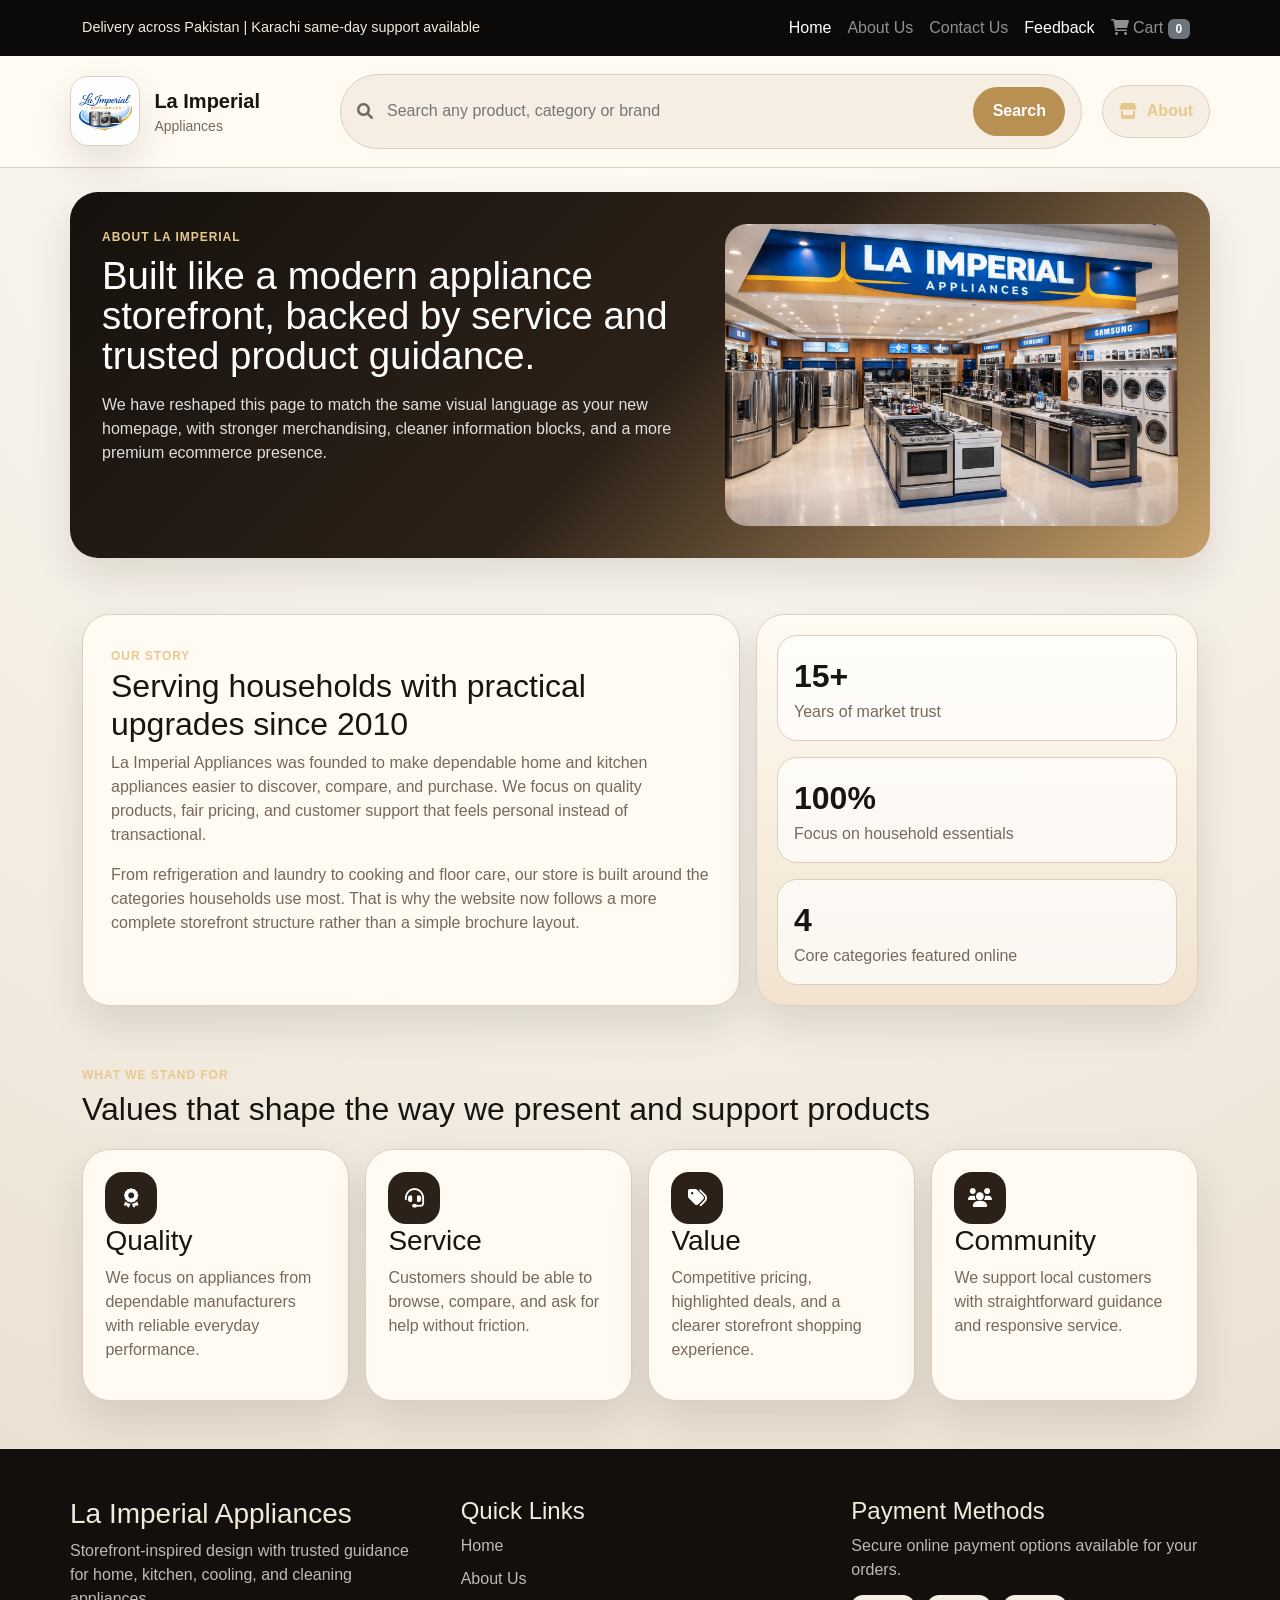
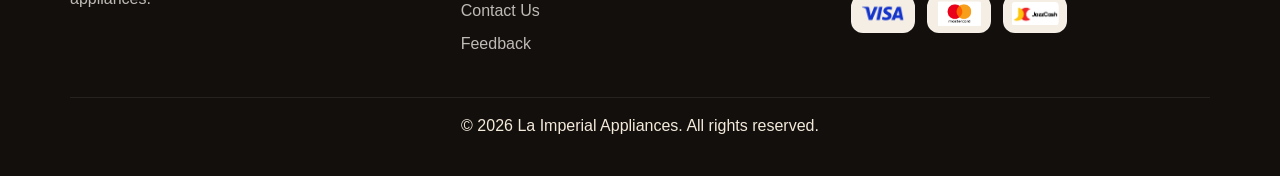
<file: About us.html>
<!DOCTYPE html>
<html lang="en">
<head>
    <meta charset="UTF-8">
    <meta name="viewport" content="width=device-width, initial-scale=1.0">
    <title>La Imperial Appliances - About Us</title>
    <link href="https://cdn.jsdelivr.net/npm/bootstrap@5.3.0/dist/css/bootstrap.min.css" rel="stylesheet">
    <link rel="stylesheet" href="https://cdnjs.cloudflare.com/ajax/libs/font-awesome/6.0.0/css/all.min.css">
    <link rel="stylesheet" href="../css/About us.css">
</head>
<body>
    <nav class="navbar navbar-expand-lg navbar-dark bg-dark">
        <div class="container">
             <div class="topbar">Delivery across Pakistan | Karachi same-day support available</div>
                <div class="topbar-links">
            <button class="navbar-toggler" type="button" data-bs-toggle="collapse" data-bs-target="#navbarNav" aria-controls="navbarNav" aria-expanded="false" aria-label="Toggle navigation">
                <span class="navbar-toggler-icon"></span>
            </button>
            <div class="collapse navbar-collapse" id="navbarNav">
                <ul class="navbar-nav ms-auto">
                    <li class="nav-item">
                        <a class="nav-link active" href="index.html">Home</a>
                    </li>
                    <li class="nav-item">
                        <a class="nav-link" href="About us.html">About Us</a>
                    </li>
                    <li class="nav-item">
                        <a class="nav-link" href="contact us.html">Contact Us</a>
                    </li>
                    <li class="nav-item">
                        <a class="nav-link active" href="feedback.html">Feedback</a>
                    </li>
                    <li class="nav-item">
                        <a class="nav-link" href="#" data-bs-toggle="modal" data-bs-target="#cartModal">
                            <i class="fas fa-shopping-cart"></i> Cart <span id="cartCount" class="badge bg-secondary">0</span>
                        </a>
                    </li>
                </ul>
            </div>
        </div>
    </nav>
        </header>

        <section class="header-main">
            <div class="container header-grid">
                <a class="brand-lockup" href="index.html">
                    <span class="brand-mark"><img src="logo.jpeg" alt="La Imperial Appliances logo"></span>
                    <span class="brand-copy">
                        <strong>La Imperial</strong>
                        <small>Appliances</small>
                    </span>
                </a>

                <form class="header-search" role="search">
                    <label class="visually-hidden" for="searchBar">Search products</label>
                    <i class="fas fa-search"></i>
                    <input type="text" id="searchBar" class="search-input" placeholder="Search any product, category or brand">
                    <button type="submit" class="search-button">Search</button>
                </form>

                <div class="header-actions">
                    <a class="action-pill is-current" href="About us.html">
                        <i class="fas fa-store"></i>
                        <span>About</span>
                    </a>
                </div>
            </div>
        </section>

        <main>
            <section class="page-hero">
                <div class="container hero-panel">
                    <div class="hero-copy">
                        <span class="eyebrow">About La Imperial</span>
                        <h1>Built like a modern appliance storefront, backed by service and trusted product guidance.</h1>
                        <p>We have reshaped this page to match the same visual language as your new homepage, with stronger merchandising, cleaner information blocks, and a more premium ecommerce presence.</p>
                    </div>
                    <div class="hero-media">
                        <img src="Modern appliance showroom at La Imperial.png" alt="La Imperial showroom">
                    </div>
                </div>
            </section>

            <section class="story-section">
                <div class="container story-grid">
                    <article class="content-card">
                        <span class="eyebrow">Our Story</span>
                        <h2>Serving households with practical upgrades since 2010</h2>
                        <p>La Imperial Appliances was founded to make dependable home and kitchen appliances easier to discover, compare, and purchase. We focus on quality products, fair pricing, and customer support that feels personal instead of transactional.</p>
                        <p>From refrigeration and laundry to cooking and floor care, our store is built around the categories households use most. That is why the website now follows a more complete storefront structure rather than a simple brochure layout.</p>
                    </article>

                    <article class="metrics-card">
                        <div class="metric-item">
                            <strong>15+</strong>
                            <span>Years of market trust</span>
                        </div>
                        <div class="metric-item">
                            <strong>100%</strong>
                            <span>Focus on household essentials</span>
                        </div>
                        <div class="metric-item">
                            <strong>4</strong>
                            <span>Core categories featured online</span>
                        </div>
                    </article>
                </div>
            </section>

            <section class="values-section">
                <div class="container">
                    <div class="section-heading">
                        <div>
                            <span class="eyebrow">What We Stand For</span>
                            <h2>Values that shape the way we present and support products</h2>
                        </div>
                    </div>

                    <div class="values-grid">
                        <article class="value-card">
                            <span class="value-icon"><i class="fas fa-award"></i></span>
                            <h3>Quality</h3>
                            <p>We focus on appliances from dependable manufacturers with reliable everyday performance.</p>
                        </article>
                        <article class="value-card">
                            <span class="value-icon"><i class="fas fa-headset"></i></span>
                            <h3>Service</h3>
                            <p>Customers should be able to browse, compare, and ask for help without friction.</p>
                        </article>
                        <article class="value-card">
                            <span class="value-icon"><i class="fas fa-tags"></i></span>
                            <h3>Value</h3>
                            <p>Competitive pricing, highlighted deals, and a clearer storefront shopping experience.</p>
                        </article>
                        <article class="value-card">
                            <span class="value-icon"><i class="fas fa-users"></i></span>
                            <h3>Community</h3>
                            <p>We support local customers with straightforward guidance and responsive service.</p>
                        </article>
                    </div>
                </div>
            </section>

           
        </main>

        <footer class="site-footer">
            <div class="container footer-grid">
                <div>
                    <h3>La Imperial Appliances</h3>
                    <p>Storefront-inspired design with trusted guidance for home, kitchen, cooling, and cleaning appliances.</p>
                </div>
                <div>
                    <h4>Quick Links</h4>
                    <a href="index.html">Home</a>
                    <a href="About us.html">About Us</a>
                    <a href="contact us.html">Contact Us</a>
                    <a href="feedback.html">Feedback</a>
                </div>
                <div>
                    <h4>Payment Methods</h4>
                    <p>Secure online payment options available for your orders.</p>
                    <div class="footer-payments">
                        <img src="Visa Logo.png" alt="Visa">
                        <img src="Mastercard Logo.png" alt="Mastercard">
                        <img src="Jazzcash Logo.png" alt="JazzCash">
                    </div>
                </div>
            </div>
            <div class="container footer-bottom">
                <p>&copy; 2026 La Imperial Appliances. All rights reserved.</p>
            </div>
        </footer>
    </div>

    <script src="https://cdn.jsdelivr.net/npm/bootstrap@5.3.0/dist/js/bootstrap.bundle.min.js"></script>
    <script src="../js/cart-storage.js"></script>
    <script src="../js/About us.js"></script>
</body>
</html>
</file>
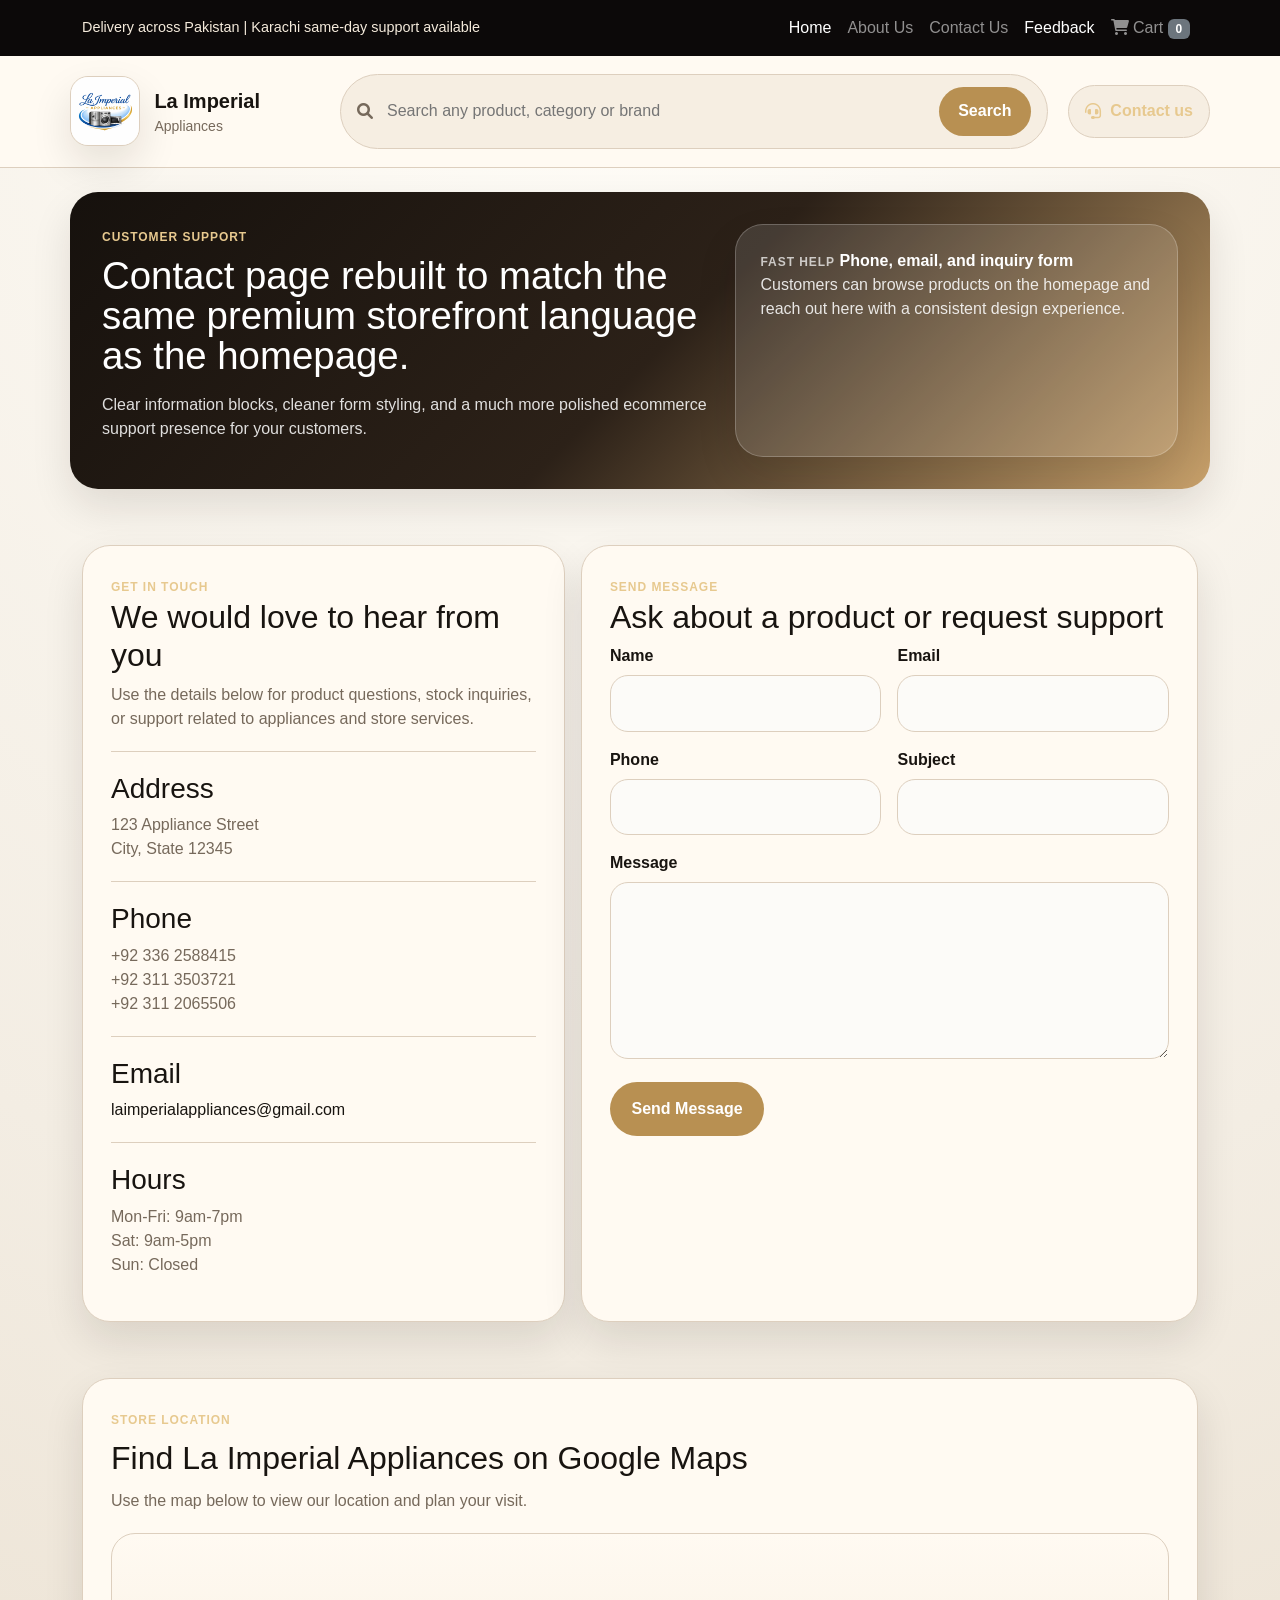
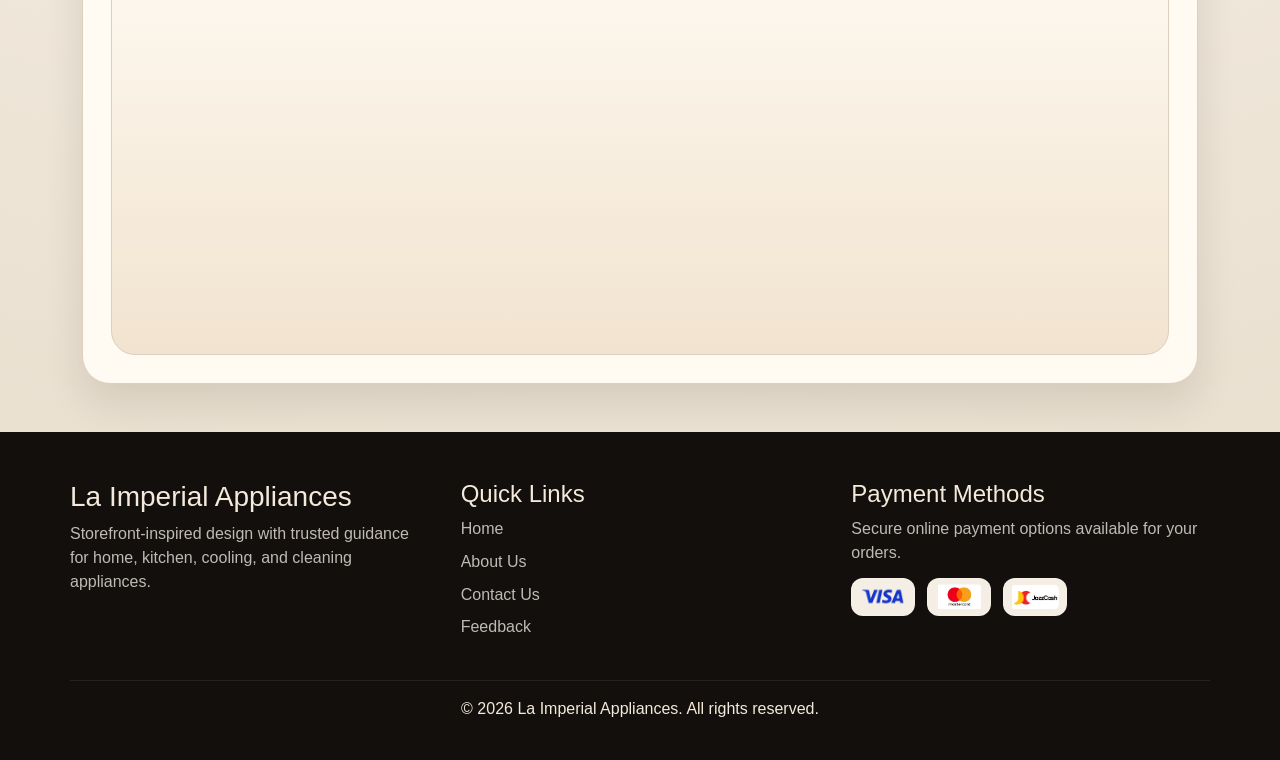
<file: contact us.html>
<!DOCTYPE html>
<html lang="en">
<head>
    <meta charset="UTF-8">
    <meta name="viewport" content="width=device-width, initial-scale=1.0">
    <title>La Imperial Appliances - Contact Us</title>
    <link href="https://cdn.jsdelivr.net/npm/bootstrap@5.3.0/dist/css/bootstrap.min.css" rel="stylesheet">
    <link rel="stylesheet" href="https://cdnjs.cloudflare.com/ajax/libs/font-awesome/6.0.0/css/all.min.css">
    <link rel="stylesheet" href="/css/contact us.css">
</head>
<body>
    <nav class="navbar navbar-expand-lg navbar-dark bg-dark">
        <div class="container">
             <div class="topbar">Delivery across Pakistan | Karachi same-day support available</div>
                <div class="topbar-links">
            <button class="navbar-toggler" type="button" data-bs-toggle="collapse" data-bs-target="#navbarNav" aria-controls="navbarNav" aria-expanded="false" aria-label="Toggle navigation">
                <span class="navbar-toggler-icon"></span>
            </button>
            <div class="collapse navbar-collapse" id="navbarNav">
                <ul class="navbar-nav ms-auto">
                    <li class="nav-item">
                        <a class="nav-link active" href="index.html">Home</a>
                    </li>
                    <li class="nav-item">
                        <a class="nav-link" href="About us.html">About Us</a>
                    </li>
                    <li class="nav-item">
                        <a class="nav-link" href="contact us.html">Contact Us</a>
                    </li>
                    <li class="nav-item">
                        <a class="nav-link active" href="feedback.html">Feedback</a>
                    </li>
                    <li class="nav-item">
                        <a class="nav-link" href="#" data-bs-toggle="modal" data-bs-target="#cartModal">
                            <i class="fas fa-shopping-cart"></i> Cart <span id="cartCount" class="badge bg-secondary">0</span>
                        </a>
                    </li>
                </ul>
            </div>
        </div>
    </nav>
        </header>

        <section class="header-main">
            <div class="container header-grid">
                <a class="brand-lockup" href="index.html">
                    <span class="brand-mark"><img src="/logo.jpeg" alt="La Imperial Appliances logo"></span>
                    <span class="brand-copy">
                        <strong>La Imperial</strong>
                        <small>Appliances </small>
                    </span>
                </a>

                <form class="header-search" role="search">
                    <label class="visually-hidden" for="searchBar">Search products</label>
                    <i class="fas fa-search"></i>
                    <input type="text" id="searchBar" class="search-input" placeholder="Search any product, category or brand">
                    <button type="submit" class="search-button">Search</button>
                </form>

                <div class="header-actions">
                    <a class="action-pill is-current" href="contact us.html">
                        <i class="fas fa-headset"></i>
                        <span>Contact us</span>
                    </a>
                </div>
            </div>
        </section>

        <main>
            <section class="page-hero">
                <div class="container hero-panel">
                    <div class="hero-copy">
                        <span class="eyebrow">Customer Support</span>
                        <h1>Contact page rebuilt to match the same premium storefront language as the homepage.</h1>
                        <p>Clear information blocks, cleaner form styling, and a much more polished ecommerce support presence for your customers.</p>
                    </div>
                    <div class="hero-sidecard">
                        <span class="hero-label">Fast Help</span>
                        <strong>Phone, email, and inquiry form</strong>
                        <p>Customers can browse products on the homepage and reach out here with a consistent design experience.</p>
                    </div>
                </div>
            </section>

            <section class="contact-section">
                <div class="container contact-grid">
                    <article class="info-card">
                        <span class="eyebrow">Get In Touch</span>
                        <h2>We would love to hear from you</h2>
                        <p>Use the details below for product questions, stock inquiries, or support related to appliances and store services.</p>

                        <div class="info-block">
                            <h3>Address</h3>
                            <p>123 Appliance Street<br>City, State 12345</p>
                        </div>
                        <div class="info-block">
                            <h3>Phone</h3>
                            <p>+92 336 2588415<br>+92 311 3503721<br>+92 311 2065506</p>
                        </div>
                        <div class="info-block">
                            <h3>Email</h3>
                             <a href="mailto:https://mail.google.com/mail/u/0/#inbox">laimperialappliances@gmail.com</a>
                        </div>
                        <div class="info-block">
                            <h3>Hours</h3>
                            <p>Mon-Fri: 9am-7pm<br>Sat: 9am-5pm<br>Sun: Closed</p>
                        </div>
                    </article>

                    <article class="form-card">
                        <span class="eyebrow">Send Message</span>
                        <h2>Ask about a product or request support</h2>

                        <form id="contactForm" novalidate>
                            <div class="form-grid">
                                <div class="field-group">
                                    <label for="name">Name</label>
                                    <input type="text" id="name" pattern="[A-Za-z]+(?:\s+[A-Za-z]+)+" title="Please enter your full name with at least two words." required>
                                </div>
                                <div class="field-group">
                                    <label for="email">Email</label>
                                    <input type="email" id="email" required>
                                </div>
                            </div>
                            <div class="form-grid">
                                <div class="field-group">
                                    <label for="phone">Phone</label>
                                    <input type="tel" id="phone" pattern="\d{11}" minlength="11" maxlength="11" inputmode="numeric" title="Phone number must contain exactly 11 digits.">
                                </div>
                                <div class="field-group">
                                    <label for="subject">Subject</label>
                                    <input type="text" id="subject" required>
                                </div>
                            </div>
                            <div class="field-group">
                                <label for="message">Message</label>
                                <textarea id="message" rows="6" required></textarea>
                            </div>
                            <button type="submit" class="submit-button">Send Message</button>
                        </form>
                    </article>
                </div>
            </section>

            <section class="map-section">
                <div class="container">
                    <article class="map-card">
                        <div class="map-copy">
                            <span class="eyebrow">Store Location</span>
                            <h2>Find La Imperial Appliances on Google Maps</h2>
                            <p>Use the map below to view our location and plan your visit.</p>
                        </div>
                        <div class="map-frame">
                            <iframe
                                title="La Imperial Appliances location map"
                                src="https://maps.google.com/maps?q=Karachi%20Pakistan&amp;t=&amp;z=13&amp;ie=UTF8&amp;iwloc=&amp;output=embed"
                                loading="lazy"
                                referrerpolicy="no-referrer-when-downgrade"
                                allowfullscreen>
                            </iframe>
                        </div>
                    </article>
                </div>
            </section>
        </main>

        <footer class="site-footer">
            <div class="container footer-grid">
                <div>
                    <h3>La Imperial Appliances</h3>
                    <p>Storefront-inspired design with trusted guidance for home, kitchen, cooling, and cleaning appliances.</p>
                </div>
                <div>
                    <h4>Quick Links</h4>
                    <a href="index.html">Home</a>
                    <a href="About us.html">About Us</a>
                    <a href="contact us.html">Contact Us</a>
                    <a href="feedback.html">Feedback</a>
                </div>
                <div>
                    <h4>Payment Methods</h4>
                    <p>Secure online payment options available for your orders.</p>
                    <div class="footer-payments">
                        <img src="Visa Logo.png" alt="Visa">
                        <img src="Mastercard Logo.png" alt="Mastercard">
                        <img src="Jazzcash Logo.png" alt="JazzCash">
                    </div>
                </div>
            </div>
            <div class="container footer-bottom">
                <p>&copy; 2026 La Imperial Appliances. All rights reserved.</p>
            </div>
        </footer>
    </div>

    <script src="https://cdn.jsdelivr.net/npm/bootstrap@5.3.0/dist/js/bootstrap.bundle.min.js"></script>
    <script src="../js/cart-storage.js"></script>
    <script src="../js/contact us.js"></script>
</body>
</html>
</file>
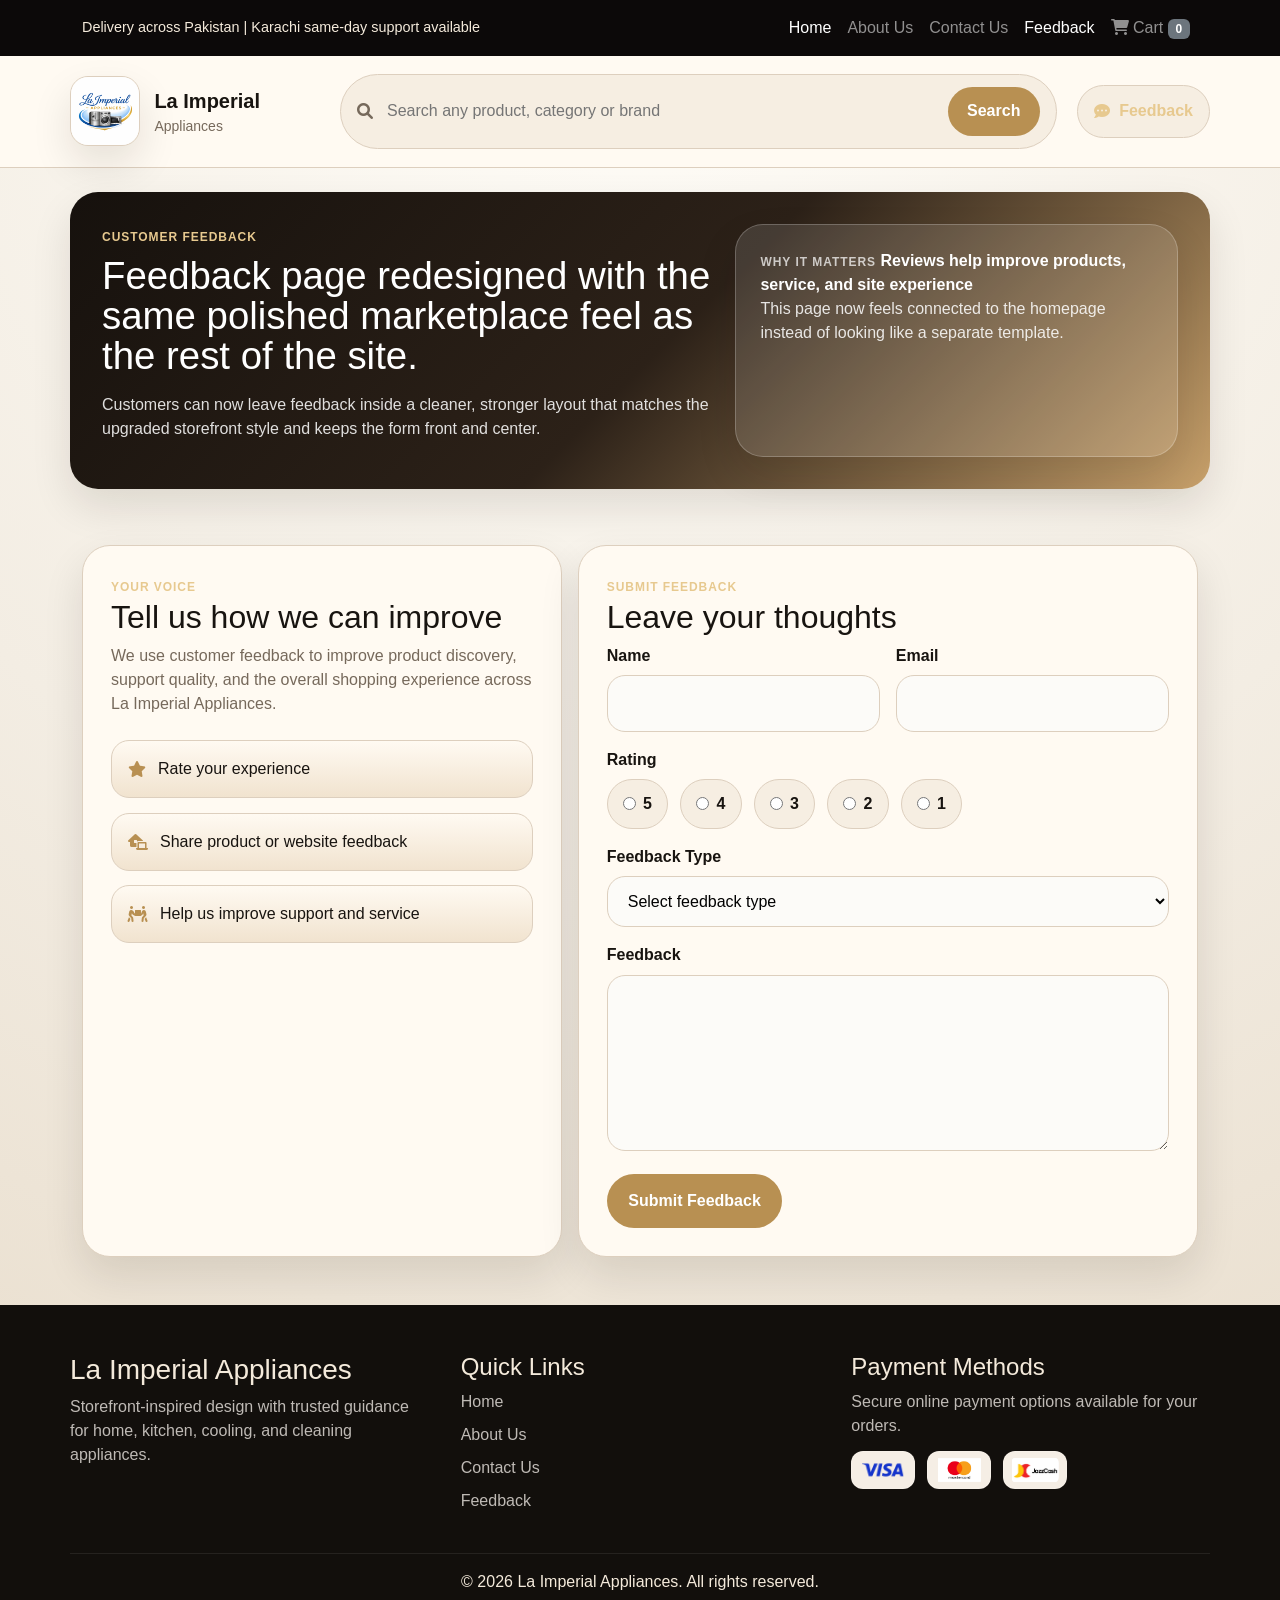
<file: feedback.html>
<!DOCTYPE html>
<html lang="en">
<head>
    <meta charset="UTF-8">
    <meta name="viewport" content="width=device-width, initial-scale=1.0">
    <title>La Imperial Appliances - Feedback</title>
    <link href="https://cdn.jsdelivr.net/npm/bootstrap@5.3.0/dist/css/bootstrap.min.css" rel="stylesheet">
    <link rel="stylesheet" href="https://cdnjs.cloudflare.com/ajax/libs/font-awesome/6.0.0/css/all.min.css">
    <link rel="stylesheet" href="../css/feedback.css">
</head>
<body>
    <nav class="navbar navbar-expand-lg navbar-dark bg-dark">
        <div class="container">
             <div class="topbar">Delivery across Pakistan | Karachi same-day support available</div>
                <div class="topbar-links">
            <button class="navbar-toggler" type="button" data-bs-toggle="collapse" data-bs-target="#navbarNav" aria-controls="navbarNav" aria-expanded="false" aria-label="Toggle navigation">
                <span class="navbar-toggler-icon"></span>
            </button>
            <div class="collapse navbar-collapse" id="navbarNav">
                <ul class="navbar-nav ms-auto">
                    <li class="nav-item">
                        <a class="nav-link active" href="index.html">Home</a>
                    </li>
                    <li class="nav-item">
                        <a class="nav-link" href="About us.html">About Us</a>
                    </li>
                    <li class="nav-item">
                        <a class="nav-link" href="contact us.html">Contact Us</a>
                    </li>
                    <li class="nav-item">
                        <a class="nav-link active" href="feedback.html">Feedback</a>
                    </li>
                    <li class="nav-item">
                        <a class="nav-link" href="#" data-bs-toggle="modal" data-bs-target="#cartModal">
                            <i class="fas fa-shopping-cart"></i> Cart <span id="cartCount" class="badge bg-secondary">0</span>
                        </a>
                    </li>
                </ul>
            </div>
        </div>
    </nav>
        </header>

        <section class="header-main">
            <div class="container header-grid">
                <a class="brand-lockup" href="index.html">
                    <span class="brand-mark"><img src="logo.jpeg" alt="La Imperial Appliances logo"></span>
                    <span class="brand-copy">
                        <strong>La Imperial</strong>
                        <small>Appliances</small>
                    </span>
                </a>

                <form class="header-search" role="search">
                    <label class="visually-hidden" for="searchBar">Search products</label>
                    <i class="fas fa-search"></i>
                    <input type="text" id="searchBar" class="search-input" placeholder="Search any product, category or brand">
                    <button type="submit" class="search-button">Search</button>
                </form>

                <div class="header-actions">
                    <a class="action-pill is-current" href="feedback.html">
                        <i class="fas fa-comment-dots"></i>
                        <span>Feedback</span>
                    </a>
                </div>
            </div>
        </section>

        <main>
            <section class="page-hero">
                <div class="container hero-panel">
                    <div class="hero-copy">
                        <span class="eyebrow">Customer Feedback</span>
                        <h1>Feedback page redesigned with the same polished marketplace feel as the rest of the site.</h1>
                        <p>Customers can now leave feedback inside a cleaner, stronger layout that matches the upgraded storefront style and keeps the form front and center.</p>
                    </div>
                    <div class="hero-sidecard">
                        <span class="hero-label">Why It Matters</span>
                        <strong>Reviews help improve products, service, and site experience</strong>
                        <p>This page now feels connected to the homepage instead of looking like a separate template.</p>
                    </div>
                </div>
            </section>

            <section class="feedback-section">
                <div class="container feedback-grid">
                    <article class="feedback-intro">
                        <span class="eyebrow">Your Voice</span>
                        <h2>Tell us how we can improve</h2>
                        <p>We use customer feedback to improve product discovery, support quality, and the overall shopping experience across La Imperial Appliances.</p>
                        <div class="intro-points">
                            <div class="intro-point">
                                <i class="fas fa-star"></i>
                                <span>Rate your experience</span>
                            </div>
                            <div class="intro-point">
                                <i class="fas fa-laptop-house"></i>
                                <span>Share product or website feedback</span>
                            </div>
                            <div class="intro-point">
                                <i class="fas fa-people-carry"></i>
                                <span>Help us improve support and service</span>
                            </div>
                        </div>
                    </article>

                    <article class="form-card">
                        <span class="eyebrow">Submit Feedback</span>
                        <h2>Leave your thoughts</h2>

                        <form id="feedbackForm" novalidate>
                            <div class="form-grid">
                                <div class="field-group">
                                    <label for="feedbackName">Name</label>
                                    <input type="text" id="feedbackName" pattern="[A-Za-z]+(?:\s+[A-Za-z]+)+" title="Please enter your full name with at least two words." required>
                                </div>
                                <div class="field-group">
                                    <label for="feedbackEmail">Email</label>
                                    <input type="email" id="feedbackEmail" required>
                                </div>
                            </div>

                            <div class="field-group">
                                <label>Rating</label>
                                <div class="rating-row">
                                    <label><input type="radio" id="star5" name="rating" value="5"> 5</label>
                                    <label><input type="radio" id="star4" name="rating" value="4"> 4</label>
                                    <label><input type="radio" id="star3" name="rating" value="3"> 3</label>
                                    <label><input type="radio" id="star2" name="rating" value="2"> 2</label>
                                    <label><input type="radio" id="star1" name="rating" value="1"> 1</label>
                                </div>
                            </div>

                            <div class="field-group">
                                <label for="feedbackType">Feedback Type</label>
                                <select id="feedbackType" required>
                                    <option value="">Select feedback type</option>
                                    <option value="general">General</option>
                                    <option value="product">Product</option>
                                    <option value="service">Customer Service</option>
                                    <option value="website">Website</option>
                                    <option value="other">Other</option>
                                </select>
                            </div>

                            <div class="field-group">
                                <label for="feedbackMessage">Feedback</label>
                                <textarea id="feedbackMessage" rows="6" required></textarea>
                            </div>

                            <button type="submit" class="submit-button">Submit Feedback</button>
                        </form>
                    </article>
                </div>
            </section>
        </main>

        <footer class="site-footer">
            <div class="container footer-grid">
                <div>
                    <h3>La Imperial Appliances</h3>
                    <p>Storefront-inspired design with trusted guidance for home, kitchen, cooling, and cleaning appliances.</p>
                </div>
                <div>
                    <h4>Quick Links</h4>
                    <a href="index.html">Home</a>
                    <a href="About us.html">About Us</a>
                    <a href="contact us.html">Contact Us</a>
                    <a href="feedback.html">Feedback</a>
                </div>
                <div>
                    <h4>Payment Methods</h4>
                    <p>Secure online payment options available for your orders.</p>
                    <div class="footer-payments">
                        <img src="Visa Logo.png" alt="Visa">
                        <img src="Mastercard Logo.png" alt="Mastercard">
                        <img src="Jazzcash Logo.png" alt="JazzCash">
                    </div>
                </div>
            </div>
            <div class="container footer-bottom">
                <p>&copy; 2026 La Imperial Appliances. All rights reserved.</p>
            </div>
        </footer>
    </div>

    <script src="https://cdn.jsdelivr.net/npm/bootstrap@5.3.0/dist/js/bootstrap.bundle.min.js"></script>
    <script src="../js/cart-storage.js"></script>
    <script src="../js/feedback.js"></script>
</body>
</html>
</file>
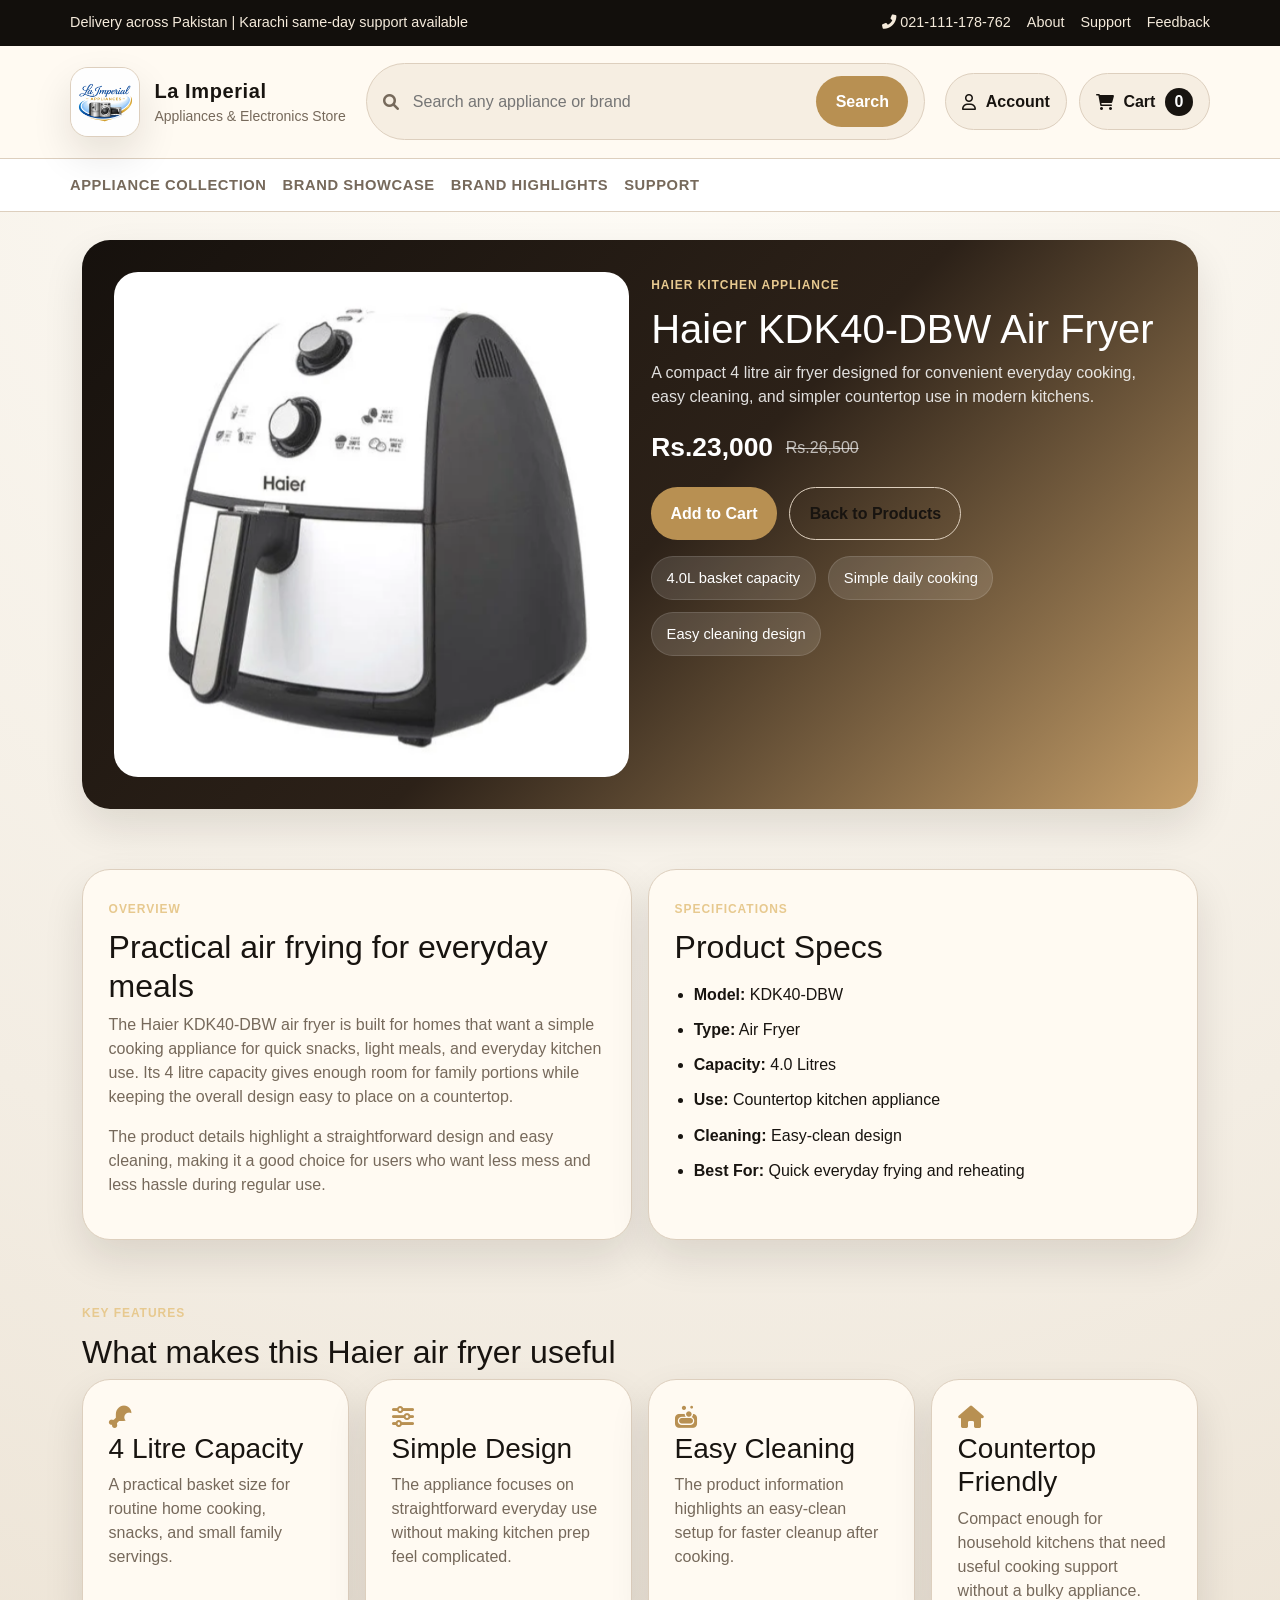
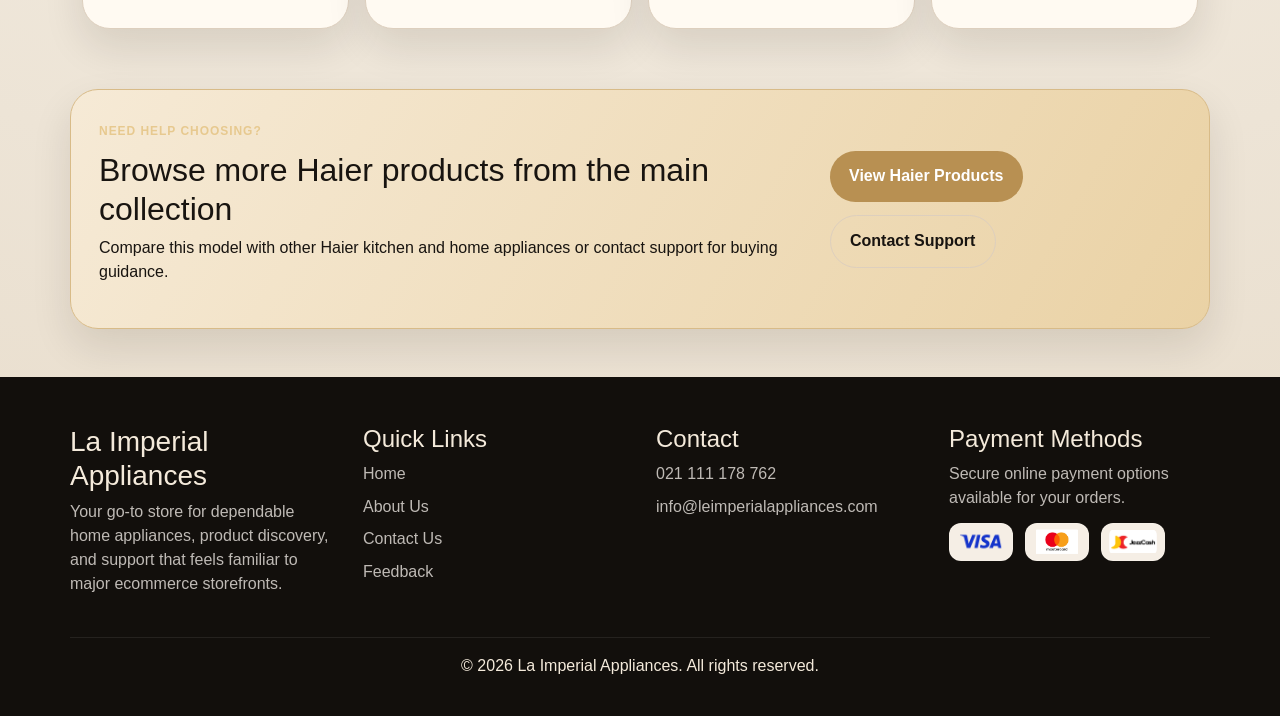
<file: haier-air-fryer-details.html>
<!DOCTYPE html>
<html lang="en">
<head>
    <meta charset="UTF-8">
    <meta name="viewport" content="width=device-width, initial-scale=1.0">
    <title>Haier Air Fryer Details - La Imperial Appliances</title>
    <link href="https://cdn.jsdelivr.net/npm/bootstrap@5.3.0/dist/css/bootstrap.min.css" rel="stylesheet">
    <link rel="stylesheet" href="https://cdnjs.cloudflare.com/ajax/libs/font-awesome/6.0.0/css/all.min.css">
    <link rel="stylesheet" href="../css/haier-air-fryer-details.css">
</head>
<body>
    <div class="site-shell">
        <header class="topbar">
            <div class="container topbar-inner">
                <div class="topbar-note">Delivery across Pakistan | Karachi same-day support available</div>
                <div class="topbar-links">
                    <a href="tel:+9221111178762"><i class="fas fa-phone-alt"></i> 021-111-178-762</a>
                    <a href="About us.html">About</a>
                    <a href="contact us.html">Support</a>
                    <a href="feedback.html">Feedback</a>
                </div>
            </div>
        </header>

        <section class="header-main">
            <div class="container header-grid">
                <a class="brand-lockup" href="index.html">
                    <span class="brand-mark"><img src="logo.jpeg" alt="La Imperial Appliances logo"></span>
                    <span class="brand-copy">
                        <strong>La Imperial</strong>
                        <small>Appliances & Electronics Store</small>
                    </span>
                </a>

                <form class="header-search" role="search">
                    <label class="visually-hidden" for="searchBar">Search products</label>
                    <i class="fas fa-search"></i>
                    <input type="text" id="searchBar" class="search-input" placeholder="Search any appliance or brand">
                    <button type="submit" class="search-button">Search</button>
                </form>

                <div class="header-actions">
                    <a class="action-pill" href="contact us.html">
                        <i class="far fa-user"></i>
                        <span>Account</span>
                    </a>
                    <a class="action-pill cart-pill" href="index.html#products">
                        <i class="fas fa-shopping-cart"></i>
                        <span>Cart</span>
                        <strong id="cartCount">0</strong>
                    </a>
                </div>
            </div>
        </section>

        <nav class="category-strip">
            <div class="container category-strip-inner">
                <a href="index.html#products">Appliance Collection</a>
                <a href="index.html#brand-showcase">Brand Showcase</a>
                <a href="index.html#brands">Brand Highlights</a>
                <a href="contact us.html">Support</a>
            </div>
        </nav>

        <main>
            <section class="product-hero">
                <div class="container">
                    <div class="hero-panel">
                        <div class="hero-media">
                            <img src="Haier Air Fryer.png" alt="Haier KDK40-DBW air fryer">
                        </div>
                        <div class="hero-copy">
                            <span class="eyebrow">Haier Kitchen Appliance</span>
                            <h1>Haier KDK40-DBW Air Fryer</h1>
                            <p>A compact 4 litre air fryer designed for convenient everyday cooking, easy cleaning, and simpler countertop use in modern kitchens.</p>
                            <div class="price-row">
                                <strong class="sale-price">Rs.23,000</strong>
                                <span class="old-price">Rs.26,500</span>
                            </div>
                            <div class="hero-actions">
                                <button class="btn-solid add-to-cart" data-product="Haier KDK40-DBW Air Fryer" data-price="23000">Add to Cart</button>
                                <a class="btn-outline" href="index.html#products">Back to Products</a>
                            </div>
                            <div class="quick-highlights">
                                <span>4.0L basket capacity</span>
                                <span>Simple daily cooking</span>
                                <span>Easy cleaning design</span>
                            </div>
                        </div>
                    </div>
                </div>
            </section>

            <section class="details-section">
                <div class="container details-grid">
                    <article class="detail-card">
                        <span class="eyebrow">Overview</span>
                        <h2>Practical air frying for everyday meals</h2>
                        <p>The Haier KDK40-DBW air fryer is built for homes that want a simple cooking appliance for quick snacks, light meals, and everyday kitchen use. Its 4 litre capacity gives enough room for family portions while keeping the overall design easy to place on a countertop.</p>
                        <p>The product details highlight a straightforward design and easy cleaning, making it a good choice for users who want less mess and less hassle during regular use.</p>
                    </article>

                    <article class="detail-card">
                        <span class="eyebrow">Specifications</span>
                        <h2>Product Specs</h2>
                        <ul class="spec-list">
                            <li><strong>Model:</strong> KDK40-DBW</li>
                            <li><strong>Type:</strong> Air Fryer</li>
                            <li><strong>Capacity:</strong> 4.0 Litres</li>
                            <li><strong>Use:</strong> Countertop kitchen appliance</li>
                            <li><strong>Cleaning:</strong> Easy-clean design</li>
                            <li><strong>Best For:</strong> Quick everyday frying and reheating</li>
                        </ul>
                    </article>
                </div>
            </section>

            <section class="features-section">
                <div class="container">
                    <div class="section-heading">
                        <div>
                            <span class="eyebrow">Key Features</span>
                            <h2>What makes this Haier air fryer useful</h2>
                        </div>
                    </div>

                    <div class="features-grid">
                        <article class="feature-card">
                            <i class="fas fa-drumstick-bite"></i>
                            <h3>4 Litre Capacity</h3>
                            <p>A practical basket size for routine home cooking, snacks, and small family servings.</p>
                        </article>
                        <article class="feature-card">
                            <i class="fas fa-sliders-h"></i>
                            <h3>Simple Design</h3>
                            <p>The appliance focuses on straightforward everyday use without making kitchen prep feel complicated.</p>
                        </article>
                        <article class="feature-card">
                            <i class="fas fa-soap"></i>
                            <h3>Easy Cleaning</h3>
                            <p>The product information highlights an easy-clean setup for faster cleanup after cooking.</p>
                        </article>
                        <article class="feature-card">
                            <i class="fas fa-home"></i>
                            <h3>Countertop Friendly</h3>
                            <p>Compact enough for household kitchens that need useful cooking support without a bulky appliance.</p>
                        </article>
                    </div>
                </div>
            </section>

            <section class="cta-section">
                <div class="container cta-panel">
                    <div>
                        <span class="eyebrow">Need Help Choosing?</span>
                        <h2>Browse more Haier products from the main collection</h2>
                        <p>Compare this model with other Haier kitchen and home appliances or contact support for buying guidance.</p>
                    </div>
                    <div class="cta-actions">
                        <a class="btn-solid" href="index.html#products">View Haier Products</a>
                        <a class="btn-outline" href="contact us.html">Contact Support</a>
                    </div>
                </div>
            </section>
        </main>

        <footer class="site-footer">
            <div class="container footer-grid">
                <div>
                    <h3>La Imperial Appliances</h3>
                    <p>Your go-to store for dependable home appliances, product discovery, and support that feels familiar to major ecommerce storefronts.</p>
                </div>
                <div>
                    <h4>Quick Links</h4>
                    <a href="index.html">Home</a>
                    <a href="About us.html">About Us</a>
                    <a href="contact us.html">Contact Us</a>
                    <a href="feedback.html">Feedback</a>
                </div>
                <div>
                    <h4>Contact</h4>
                    <a href="tel:+9221111178762">021 111 178 762</a>
                    <a href="mailto:info@leimperialappliances.com">info@leimperialappliances.com</a>
                </div>
                <div>
                    <h4>Payment Methods</h4>
                    <p>Secure online payment options available for your orders.</p>
                    <div class="footer-payments">
                        <img src="Visa Logo.png" alt="Visa">
                        <img src="Mastercard Logo.png" alt="Mastercard">
                        <img src="Jazzcash Logo.png" alt="JazzCash">
                    </div>
                </div>
            </div>
            <div class="container footer-bottom">
                <p>&copy; 2026 La Imperial Appliances. All rights reserved.</p>
            </div>
        </footer>
    </div>

    <script src="https://cdn.jsdelivr.net/npm/bootstrap@5.3.0/dist/js/bootstrap.bundle.min.js"></script>
    <script src="../js/cart-storage.js"></script>
    <script src="../js/haier-air-fryer-details.js"></script>
</body>
</html>
</file>
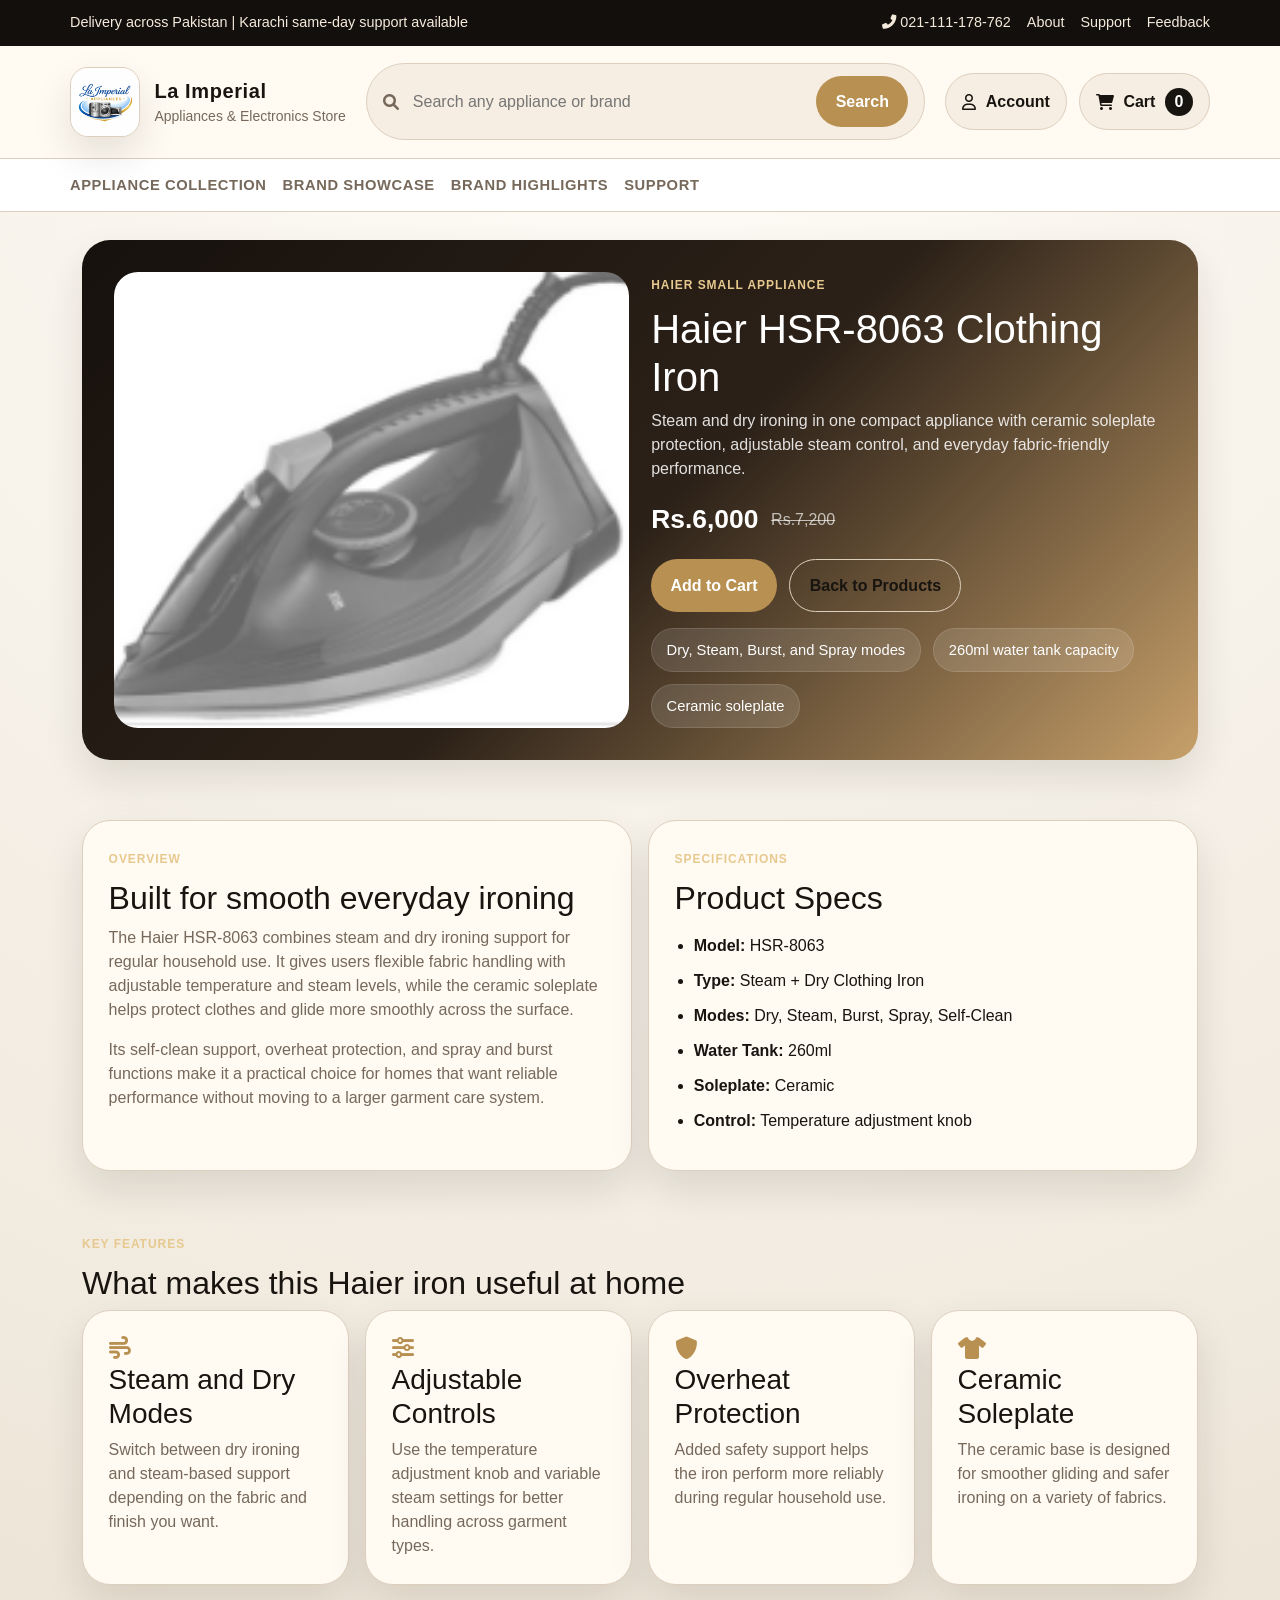
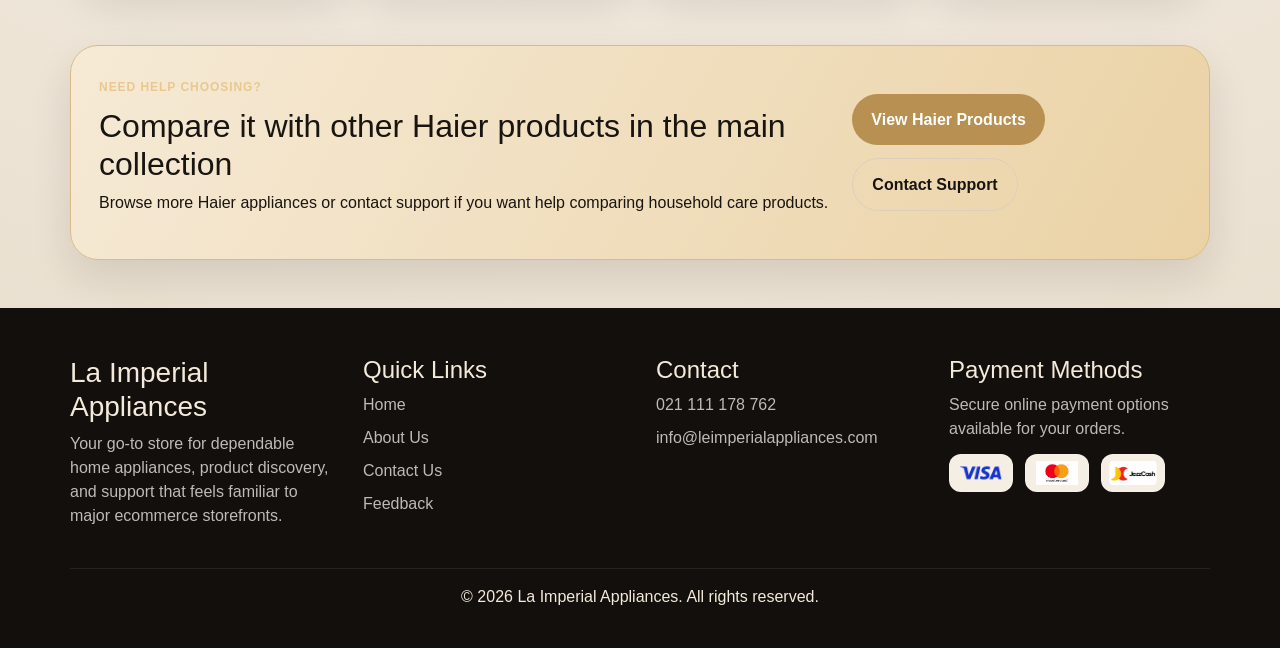
<file: haier-iron-details.html>
<!DOCTYPE html>
<html lang="en">
<head>
    <meta charset="UTF-8">
    <meta name="viewport" content="width=device-width, initial-scale=1.0">
    <title>Haier Iron Details - La Imperial Appliances</title>
    <link href="https://cdn.jsdelivr.net/npm/bootstrap@5.3.0/dist/css/bootstrap.min.css" rel="stylesheet">
    <link rel="stylesheet" href="https://cdnjs.cloudflare.com/ajax/libs/font-awesome/6.0.0/css/all.min.css">
    <link rel="stylesheet" href="../css/haier-iron-details.css">
</head>
<body>
    <div class="site-shell">
        <header class="topbar">
            <div class="container topbar-inner">
                <div class="topbar-note">Delivery across Pakistan | Karachi same-day support available</div>
                <div class="topbar-links">
                    <a href="tel:+9221111178762"><i class="fas fa-phone-alt"></i> 021-111-178-762</a>
                    <a href="About us.html">About</a>
                    <a href="contact us.html">Support</a>
                    <a href="feedback.html">Feedback</a>
                </div>
            </div>
        </header>

        <section class="header-main">
            <div class="container header-grid">
                <a class="brand-lockup" href="index.html">
                    <span class="brand-mark"><img src="logo.jpeg" alt="La Imperial Appliances logo"></span>
                    <span class="brand-copy">
                        <strong>La Imperial</strong>
                        <small>Appliances & Electronics Store</small>
                    </span>
                </a>

                <form class="header-search" role="search">
                    <label class="visually-hidden" for="searchBar">Search products</label>
                    <i class="fas fa-search"></i>
                    <input type="text" id="searchBar" class="search-input" placeholder="Search any appliance or brand">
                    <button type="submit" class="search-button">Search</button>
                </form>

                <div class="header-actions">
                    <a class="action-pill" href="contact us.html">
                        <i class="far fa-user"></i>
                        <span>Account</span>
                    </a>
                    <a class="action-pill cart-pill" href="index.html#products">
                        <i class="fas fa-shopping-cart"></i>
                        <span>Cart</span>
                        <strong id="cartCount">0</strong>
                    </a>
                </div>
            </div>
        </section>

        <nav class="category-strip">
            <div class="container category-strip-inner">
                <a href="index.html#products">Appliance Collection</a>
                <a href="index.html#brand-showcase">Brand Showcase</a>
                <a href="index.html#brands">Brand Highlights</a>
                <a href="contact us.html">Support</a>
            </div>
        </nav>

        <main>
            <section class="product-hero">
                <div class="container">
                    <div class="hero-panel">
                        <div class="hero-media">
                            <img src="Haier Iron.png" alt="Haier HSR-8063 clothing iron">
                        </div>
                        <div class="hero-copy">
                            <span class="eyebrow">Haier Small Appliance</span>
                            <h1>Haier HSR-8063 Clothing Iron</h1>
                            <p>Steam and dry ironing in one compact appliance with ceramic soleplate protection, adjustable steam control, and everyday fabric-friendly performance.</p>
                            <div class="price-row">
                                <strong class="sale-price">Rs.6,000</strong>
                                <span class="old-price">Rs.7,200</span>
                            </div>
                            <div class="hero-actions">
                                <button class="btn-solid add-to-cart" data-product="Haier HSR-8063 Clothing Iron" data-price="6000">Add to Cart</button>
                                <a class="btn-outline" href="index.html#products">Back to Products</a>
                            </div>
                            <div class="quick-highlights">
                                <span>Dry, Steam, Burst, and Spray modes</span>
                                <span>260ml water tank capacity</span>
                                <span>Ceramic soleplate</span>
                            </div>
                        </div>
                    </div>
                </div>
            </section>

            <section class="details-section">
                <div class="container details-grid">
                    <article class="detail-card">
                        <span class="eyebrow">Overview</span>
                        <h2>Built for smooth everyday ironing</h2>
                        <p>The Haier HSR-8063 combines steam and dry ironing support for regular household use. It gives users flexible fabric handling with adjustable temperature and steam levels, while the ceramic soleplate helps protect clothes and glide more smoothly across the surface.</p>
                        <p>Its self-clean support, overheat protection, and spray and burst functions make it a practical choice for homes that want reliable performance without moving to a larger garment care system.</p>
                    </article>

                    <article class="detail-card">
                        <span class="eyebrow">Specifications</span>
                        <h2>Product Specs</h2>
                        <ul class="spec-list">
                            <li><strong>Model:</strong> HSR-8063</li>
                            <li><strong>Type:</strong> Steam + Dry Clothing Iron</li>
                            <li><strong>Modes:</strong> Dry, Steam, Burst, Spray, Self-Clean</li>
                            <li><strong>Water Tank:</strong> 260ml</li>
                            <li><strong>Soleplate:</strong> Ceramic</li>
                            <li><strong>Control:</strong> Temperature adjustment knob</li>
                        </ul>
                    </article>
                </div>
            </section>

            <section class="features-section">
                <div class="container">
                    <div class="section-heading">
                        <div>
                            <span class="eyebrow">Key Features</span>
                            <h2>What makes this Haier iron useful at home</h2>
                        </div>
                    </div>

                    <div class="features-grid">
                        <article class="feature-card">
                            <i class="fas fa-wind"></i>
                            <h3>Steam and Dry Modes</h3>
                            <p>Switch between dry ironing and steam-based support depending on the fabric and finish you want.</p>
                        </article>
                        <article class="feature-card">
                            <i class="fas fa-sliders-h"></i>
                            <h3>Adjustable Controls</h3>
                            <p>Use the temperature adjustment knob and variable steam settings for better handling across garment types.</p>
                        </article>
                        <article class="feature-card">
                            <i class="fas fa-shield-alt"></i>
                            <h3>Overheat Protection</h3>
                            <p>Added safety support helps the iron perform more reliably during regular household use.</p>
                        </article>
                        <article class="feature-card">
                            <i class="fas fa-tshirt"></i>
                            <h3>Ceramic Soleplate</h3>
                            <p>The ceramic base is designed for smoother gliding and safer ironing on a variety of fabrics.</p>
                        </article>
                    </div>
                </div>
            </section>

            <section class="cta-section">
                <div class="container cta-panel">
                    <div>
                        <span class="eyebrow">Need Help Choosing?</span>
                        <h2>Compare it with other Haier products in the main collection</h2>
                        <p>Browse more Haier appliances or contact support if you want help comparing household care products.</p>
                    </div>
                    <div class="cta-actions">
                        <a class="btn-solid" href="index.html#products">View Haier Products</a>
                        <a class="btn-outline" href="contact us.html">Contact Support</a>
                    </div>
                </div>
            </section>
        </main>

        <footer class="site-footer">
            <div class="container footer-grid">
                <div>
                    <h3>La Imperial Appliances</h3>
                    <p>Your go-to store for dependable home appliances, product discovery, and support that feels familiar to major ecommerce storefronts.</p>
                </div>
                <div>
                    <h4>Quick Links</h4>
                    <a href="index.html">Home</a>
                    <a href="About us.html">About Us</a>
                    <a href="contact us.html">Contact Us</a>
                    <a href="feedback.html">Feedback</a>
                </div>
                <div>
                    <h4>Contact</h4>
                    <a href="tel:+9221111178762">021 111 178 762</a>
                    <a href="mailto:info@leimperialappliances.com">info@leimperialappliances.com</a>
                </div>
                <div>
                    <h4>Payment Methods</h4>
                    <p>Secure online payment options available for your orders.</p>
                    <div class="footer-payments">
                        <img src="Visa Logo.png" alt="Visa">
                        <img src="Mastercard Logo.png" alt="Mastercard">
                        <img src="Jazzcash Logo.png" alt="JazzCash">
                    </div>
                </div>
            </div>
            <div class="container footer-bottom">
                <p>&copy; 2026 La Imperial Appliances. All rights reserved.</p>
            </div>
        </footer>
    </div>

    <script src="https://cdn.jsdelivr.net/npm/bootstrap@5.3.0/dist/js/bootstrap.bundle.min.js"></script>
    <script src="../js/cart-storage.js"></script>
    <script src="../js/haier-iron-details.js"></script>
</body>
</html>
</file>
<file: css/About us.css>
:root {
    --bg: #f3ede3;
    --surface: #fffaf2;
    --surface-alt: #f6eee2;
    --text: #181410;
    --muted: #76695b;
    --line: #ddcfbe;
    --accent: #b89052;
    --accent-dark: #2b2118;
    --highlight: #e7c98f;
    --shadow: 0 18px 40px rgba(24, 18, 12, 0.11);
}

* {
    box-sizing: border-box;
}

body {
    margin: 0;
    font-family: "Trebuchet MS", "Segoe UI", sans-serif;
    background: radial-gradient(circle at top, #fffdf8 0%, var(--bg) 52%, #e7dbc9 100%);
    color: var(--text);
}

a {
    color: inherit;
    text-decoration: none;
}

img {
    display: block;
    max-width: 100%;
}

.navbar {
    background-color: #0c0909 !important;
}


.topbar {
    color: #f4eadb;
    font-size: 0.9rem;
    
}

.topbar-inner,
.header-grid,
.category-strip-inner,
.footer-grid,
.footer-bottom,
.hero-panel,
.story-grid,
.section-heading {
    display: flex;
}

.topbar-inner {
    justify-content: space-between;
    align-items: center;
    gap: 1rem;
    padding: 0.75rem 0;
}

.topbar-links {
    display: flex;
    flex-wrap: wrap;
    gap: 1rem;
}

.is-active,
.is-current {
    color: var(--highlight);
}

.header-main {
    background: var(--surface);
    border-bottom: 1px solid var(--line);
}

.header-grid {
    align-items: center;
    gap: 1.25rem;
    padding: 1.1rem 0;
}

.brand-lockup {
    display: flex;
    align-items: center;
    gap: 0.9rem;
    min-width: 250px;
}

.brand-mark {
    width: 70px;
    height: 70px;
    border-radius: 18px;
    overflow: hidden;
    background: var(--surface-alt);
    border: 1px solid var(--line);
    box-shadow: var(--shadow);
}

.brand-mark img {
    width: 100%;
    height: 100%;
    object-fit: cover;
}

.brand-copy {
    display: flex;
    flex-direction: column;
}

.brand-copy strong {
    font-size: 1.25rem;
}

.brand-copy small {
    color: var(--muted);
}

.header-search {
    flex: 1;
    display: flex;
    align-items: center;
    gap: 0.75rem;
    padding: 0.75rem 1rem;
    background: var(--surface-alt);
    border: 1px solid var(--line);
    border-radius: 999px;
}

.header-search i {
    color: var(--muted);
}

.search-input {
    flex: 1;
    min-width: 0;
    border: 0;
    outline: 0;
    background: transparent;
}

.search-button {
    border: 0;
    padding: 0.8rem 1.2rem;
    border-radius: 999px;
    background: var(--accent);
    color: #fff;
    font-weight: 700;
}

.header-actions {
    display: flex;
    gap: 0.75rem;
}

.action-pill {
    display: inline-flex;
    align-items: center;
    gap: 0.6rem;
    padding: 0.85rem 1rem;
    border: 1px solid var(--line);
    border-radius: 999px;
    background: var(--surface-alt);
    font-weight: 700;
}

.cart-pill strong {
    display: inline-flex;
    align-items: center;
    justify-content: center;
    min-width: 28px;
    height: 28px;
    border-radius: 999px;
    background: var(--text);
    color: #fff;
}

.category-strip {
    background: #fff;
    border-bottom: 1px solid var(--line);
}

.category-strip-inner {
    gap: 1rem;
    overflow-x: auto;
    padding: 0.95rem 0;
}

.category-strip-inner a {
    white-space: nowrap;
    font-size: 0.92rem;
    font-weight: 700;
    text-transform: uppercase;
    letter-spacing: 0.04em;
    color: var(--muted);
}

.page-hero,
.story-section,
.values-section,
.team-section {
    padding: 1.5rem 0 2rem;
}

.hero-panel,
.content-card,
.metrics-card,
.value-card,
.team-card {
    border-radius: 28px;
    box-shadow: var(--shadow);
}

.hero-panel {
    gap: 1.25rem;
    align-items: stretch;
    padding: 2rem;
    background: linear-gradient(135deg, #16110d 0%, #2c2118 52%, #c7a06a 100%);
    color: #fff;
}

.hero-copy {
    flex: 1.2;
}

.hero-copy h1 {
    margin: 0.5rem 0 1rem;
    font-size: clamp(2rem, 3vw, 3.5rem);
    line-height: 1.05;
}

.hero-copy p {
    color: rgba(255, 255, 255, 0.86);
}

.hero-media {
    flex: 0.9;
}

.hero-media img {
    width: 100%;
    height: 100%;
    object-fit: cover;
    border-radius: 22px;
}

.eyebrow {
    display: inline-flex;
    text-transform: uppercase;
    letter-spacing: 0.08em;
    font-size: 0.75rem;
    font-weight: 800;
    color: var(--highlight);
}

.story-grid {
    gap: 1rem;
    align-items: stretch;
}

.content-card,
.metrics-card,
.value-card,
.team-card {
    background: var(--surface);
    border: 1px solid var(--line);
}

.content-card {
    flex: 1.5;
    padding: 1.75rem;
}

.metrics-card {
    flex: 1;
    padding: 1.25rem;
    display: grid;
    gap: 1rem;
    background: linear-gradient(180deg, #fffaf2 0%, #f1e3cf 100%);
}

.metric-item {
    padding: 1rem;
    border-radius: 20px;
    background: rgba(255, 255, 255, 0.7);
    border: 1px solid var(--line);
}

.metric-item strong {
    display: block;
    font-size: 2rem;
}

.metric-item span,
.value-card p,
.team-body p,
.content-card p {
    color: var(--muted);
}

.section-heading {
    justify-content: space-between;
    align-items: end;
    gap: 1rem;
    margin-bottom: 1.25rem;
}

.section-heading h2 {
    margin: 0.3rem 0 0;
    font-size: clamp(1.5rem, 2.5vw, 2.4rem);
}

.values-grid,
.team-grid {
    display: grid;
    gap: 1rem;
}

.values-grid {
    grid-template-columns: repeat(4, minmax(0, 1fr));
}

.team-grid {
    grid-template-columns: repeat(3, minmax(0, 1fr));
}

.value-card {
    padding: 1.4rem;
}

.value-icon {
    width: 52px;
    height: 52px;
    border-radius: 18px;
    display: inline-flex;
    align-items: center;
    justify-content: center;
    background: var(--accent-dark);
    color: #fff;
    font-size: 1.2rem;
}

.team-card {
    overflow: hidden;
}

.team-card img {
    width: 100%;
    aspect-ratio: 1 / 1;
    object-fit: cover;
}

.team-body {
    padding: 1.2rem;
}

.team-body h3 {
    margin: 0 0 0.35rem;
    font-size: 1.05rem;
}

.site-footer {
    margin-top: 1rem;
    padding-top: 1rem;
    background: #120f0c;
    color: #f4eadb;
}

.footer-grid {
    justify-content: space-between;
    gap: 2rem;
    padding: 2rem 0;
}

.footer-grid > div {
    flex: 1;
}

.footer-grid a,
.footer-grid p {
    display: block;
    color: rgba(240, 235, 229, 0.78);
    margin-bottom: 0.55rem;
}

.footer-payments {
    display: flex;
    flex-wrap: wrap;
    align-items: center;
    gap: 0.75rem;
    margin-top: 0.8rem;
}

.footer-payments img {
    width: 64px;
    height: 38px;
    object-fit: contain;
    padding: 0.35rem 0.45rem;
    border-radius: 12px;
    background: rgba(255, 248, 239, 0.96);
    border: 1px solid rgba(255, 255, 255, 0.12);
}

.footer-bottom {
    justify-content: center;
    padding: 1rem 0 1.4rem;
    border-top: 1px solid rgba(255, 255, 255, 0.08);
}

@media (max-width: 1199px) {
    .header-grid,
    .hero-panel,
    .story-grid,
    .footer-grid {
        flex-direction: column;
        align-items: stretch;
    }

    .values-grid,
    .team-grid {
        grid-template-columns: repeat(2, minmax(0, 1fr));
    }
}

@media (max-width: 767px) {
    .topbar-inner,
    .section-heading {
        flex-direction: column;
        align-items: flex-start;
    }

    .header-actions {
        width: 100%;
    }

    .action-pill {
        flex: 1;
        justify-content: center;
    }

    .values-grid,
    .team-grid {
        grid-template-columns: 1fr;
    }
}
</file>
<file: css/contact us.css>
:root {
    --bg: #f3ede3;
    --surface: #fffaf2;
    --surface-alt: #f6eee2;
    --text: #181410;
    --muted: #76695b;
    --line: #ddcfbe;
    --accent: #b89052;
    --accent-dark: #2b2118;
    --highlight: #e7c98f;
    --shadow: 0 18px 40px rgba(24, 18, 12, 0.11);
}

* {
    box-sizing: border-box;
}

body {
    margin: 0;
    font-family: "Trebuchet MS", "Segoe UI", sans-serif;
    background: radial-gradient(circle at top, #fffdf8 0%, var(--bg) 52%, #e7dbc9 100%);
    color: var(--text);
}

a {
    color: inherit;
    text-decoration: none;
}

.navbar {
    background-color: #0c0909 !important;
}


.topbar {
    color: #f4eadb;
    font-size: 0.9rem;
    
}

.topbar-inner,
.header-grid,
.category-strip-inner,
.footer-grid,
.footer-bottom,
.hero-panel,
.contact-grid {
    display: flex;
}

.topbar-inner {
    justify-content: space-between;
    align-items: center;
    gap: 1rem;
    padding: 0.75rem 0;
}

.topbar-links {
    display: flex;
    flex-wrap: wrap;
    gap: 1rem;
}

.is-active,
.is-current {
    color: var(--highlight);
}

.header-main {
    background: var(--surface);
    border-bottom: 1px solid var(--line);
}

.header-grid {
    align-items: center;
    gap: 1.25rem;
    padding: 1.1rem 0;
}

.brand-lockup {
    display: flex;
    align-items: center;
    gap: 0.9rem;
    min-width: 250px;
}

.brand-mark {
    width: 70px;
    height: 70px;
    border-radius: 18px;
    overflow: hidden;
    background: var(--surface-alt);
    border: 1px solid var(--line);
    box-shadow: var(--shadow);
}

.brand-mark img {
    width: 100%;
    height: 100%;
    object-fit: cover;
}

.brand-copy {
    display: flex;
    flex-direction: column;
}

.brand-copy strong {
    font-size: 1.25rem;
}

.brand-copy small {
    color: var(--muted);
}

.header-search {
    flex: 1;
    display: flex;
    align-items: center;
    gap: 0.75rem;
    padding: 0.75rem 1rem;
    background: var(--surface-alt);
    border: 1px solid var(--line);
    border-radius: 999px;
}

.header-search i {
    color: var(--muted);
}

.search-input {
    flex: 1;
    min-width: 0;
    border: 0;
    outline: 0;
    background: transparent;
}

.search-button,
.submit-button {
    border: 0;
    border-radius: 999px;
    font-weight: 700;
}

.search-button {
    padding: 0.8rem 1.2rem;
    background: var(--accent);
    color: #fff;
}

.header-actions {
    display: flex;
    gap: 0.75rem;
}

.action-pill {
    display: inline-flex;
    align-items: center;
    gap: 0.6rem;
    padding: 0.85rem 1rem;
    border: 1px solid var(--line);
    border-radius: 999px;
    background: var(--surface-alt);
    font-weight: 700;
}

.cart-pill strong {
    display: inline-flex;
    align-items: center;
    justify-content: center;
    min-width: 28px;
    height: 28px;
    border-radius: 999px;
    background: var(--text);
    color: #fff;
}

.category-strip {
    background: #fff;
    border-bottom: 1px solid var(--line);
}

.category-strip-inner {
    gap: 1rem;
    overflow-x: auto;
    padding: 0.95rem 0;
}

.category-strip-inner a {
    white-space: nowrap;
    font-size: 0.92rem;
    font-weight: 700;
    text-transform: uppercase;
    letter-spacing: 0.04em;
    color: var(--muted);
}

.page-hero,
.contact-section,
.map-section {
    padding: 1.5rem 0 2rem;
}

.hero-panel,
.hero-sidecard,
.info-card,
.form-card,
.map-card {
    border-radius: 28px;
    box-shadow: var(--shadow);
}

.hero-panel {
    gap: 1.25rem;
    align-items: stretch;
    padding: 2rem;
    background: linear-gradient(135deg, #16110d 0%, #2c2118 52%, #c7a06a 100%);
    color: #fff;
}

.hero-copy {
    flex: 1.25;
}

.hero-copy h1 {
    margin: 0.5rem 0 1rem;
    font-size: clamp(2rem, 3vw, 3.4rem);
    line-height: 1.05;
}

.hero-copy p,
.hero-sidecard p {
    color: rgba(255, 255, 255, 0.86);
}

.hero-sidecard {
    flex: 0.8;
    padding: 1.5rem;
    background: rgba(255, 255, 255, 0.12);
    border: 1px solid rgba(255, 255, 255, 0.22);
}

.hero-label,
.eyebrow {
    display: inline-flex;
    text-transform: uppercase;
    letter-spacing: 0.08em;
    font-size: 0.75rem;
    font-weight: 800;
}

.eyebrow {
    color: var(--highlight);
}

.hero-label {
    color: rgba(255, 255, 255, 0.72);
}

.contact-grid {
    gap: 1rem;
    align-items: stretch;
}

.info-card,
.form-card {
    background: var(--surface);
    border: 1px solid var(--line);
    padding: 1.75rem;
}

.info-card {
    flex: 0.95;
}

.form-card {
    flex: 1.25;
}

.info-block {
    margin-top: 1.25rem;
    padding-top: 1.25rem;
    border-top: 1px solid var(--line);
}

.info-block h3,
.form-card h2,
.info-card h2 {
    margin-top: 0;
}

.info-block p,
.info-card p {
    color: var(--muted);
}

.form-grid {
    display: grid;
    grid-template-columns: repeat(2, minmax(0, 1fr));
    gap: 1rem;
}

.field-group {
    margin-bottom: 1rem;
}

.field-group label {
    display: block;
    margin-bottom: 0.45rem;
    font-weight: 700;
}

.field-group input,
.field-group textarea {
    width: 100%;
    padding: 0.95rem 1rem;
    border: 1px solid var(--line);
    border-radius: 18px;
    outline: 0;
    background: #fcfbf8;
}

.field-group input:focus,
.field-group textarea:focus {
    border-color: var(--accent);
    box-shadow: 0 0 0 4px rgba(184, 144, 82, 0.16);
}

.submit-button {
    padding: 0.95rem 1.35rem;
    background: var(--accent);
    color: #fff;
}

.map-card {
    background: var(--surface);
    border: 1px solid var(--line);
    padding: 1.75rem;
}

.map-copy h2 {
    margin: 0.5rem 0 0.75rem;
}

.map-copy p {
    margin: 0 0 1.25rem;
    color: var(--muted);
}

.map-frame {
    overflow: hidden;
    border-radius: 24px;
    border: 1px solid var(--line);
    background: linear-gradient(180deg, #fffaf2 0%, #f1e3cf 100%);
}

.map-frame iframe {
    display: block;
    width: 100%;
    height: 420px;
    border: 0;
}

.site-footer {
    margin-top: 1rem;
    padding-top: 1rem;
    background: #120f0c;
    color: #f4eadb;
}

.footer-grid {
    justify-content: space-between;
    gap: 2rem;
    padding: 2rem 0;
}

.footer-grid > div {
    flex: 1;
}

.footer-grid a,
.footer-grid p {
    display: block;
    color: rgba(240, 235, 229, 0.78);
    margin-bottom: 0.55rem;
}

.footer-payments {
    display: flex;
    flex-wrap: wrap;
    align-items: center;
    gap: 0.75rem;
    margin-top: 0.8rem;
}

.footer-payments img {
    width: 64px;
    height: 38px;
    object-fit: contain;
    padding: 0.35rem 0.45rem;
    border-radius: 12px;
    background: rgba(255, 248, 239, 0.96);
    border: 1px solid rgba(255, 255, 255, 0.12);
}

.footer-bottom {
    justify-content: center;
    padding: 1rem 0 1.4rem;
    border-top: 1px solid rgba(255, 255, 255, 0.08);
}

@media (max-width: 1199px) {
    .header-grid,
    .hero-panel,
    .contact-grid,
    .footer-grid {
        flex-direction: column;
        align-items: stretch;
    }
}

@media (max-width: 767px) {
    .topbar-inner,
    .form-grid {
        grid-template-columns: 1fr;
    }

    .topbar-inner {
        flex-direction: column;
        align-items: flex-start;
    }

    .header-actions {
        width: 100%;
    }

    .action-pill {
        flex: 1;
        justify-content: center;
    }
}
</file>
<file: css/feedback.css>
:root {
    --bg: #f3ede3;
    --surface: #fffaf2;
    --surface-alt: #f6eee2;
    --text: #181410;
    --muted: #76695b;
    --line: #ddcfbe;
    --accent: #b89052;
    --accent-dark: #2b2118;
    --highlight: #e7c98f;
    --shadow: 0 18px 40px rgba(24, 18, 12, 0.11);
}

* {
    box-sizing: border-box;
}

body {
    margin: 0;
    font-family: "Trebuchet MS", "Segoe UI", sans-serif;
    background: radial-gradient(circle at top, #fffdf8 0%, var(--bg) 52%, #e7dbc9 100%);
    color: var(--text);
}

a {
    color: inherit;
    text-decoration: none;
}

.navbar {
    background-color: #0c0909 !important;
}


.topbar {
    color: #f4eadb;
    font-size: 0.9rem;
    
}

.topbar-inner,
.header-grid,
.category-strip-inner,
.footer-grid,
.footer-bottom,
.hero-panel,
.feedback-grid {
    display: flex;
}

.topbar-inner {
    justify-content: space-between;
    align-items: center;
    gap: 1rem;
    padding: 0.75rem 0;
}

.topbar-links {
    display: flex;
    flex-wrap: wrap;
    gap: 1rem;
}

.is-active,
.is-current {
    color: var(--highlight);
}

.header-main {
    background: var(--surface);
    border-bottom: 1px solid var(--line);
}

.header-grid {
    align-items: center;
    gap: 1.25rem;
    padding: 1.1rem 0;
}

.brand-lockup {
    display: flex;
    align-items: center;
    gap: 0.9rem;
    min-width: 250px;
}

.brand-mark {
    width: 70px;
    height: 70px;
    border-radius: 18px;
    overflow: hidden;
    background: var(--surface-alt);
    border: 1px solid var(--line);
    box-shadow: var(--shadow);
}

.brand-mark img {
    width: 100%;
    height: 100%;
    object-fit: cover;
}

.brand-copy {
    display: flex;
    flex-direction: column;
}

.brand-copy strong {
    font-size: 1.25rem;
}

.brand-copy small {
    color: var(--muted);
}

.header-search {
    flex: 1;
    display: flex;
    align-items: center;
    gap: 0.75rem;
    padding: 0.75rem 1rem;
    background: var(--surface-alt);
    border: 1px solid var(--line);
    border-radius: 999px;
}

.header-search i {
    color: var(--muted);
}

.search-input {
    flex: 1;
    min-width: 0;
    border: 0;
    outline: 0;
    background: transparent;
}

.search-button,
.submit-button {
    border: 0;
    border-radius: 999px;
    font-weight: 700;
}

.search-button {
    padding: 0.8rem 1.2rem;
    background: var(--accent);
    color: #fff;
}

.header-actions {
    display: flex;
    gap: 0.75rem;
}

.action-pill {
    display: inline-flex;
    align-items: center;
    gap: 0.6rem;
    padding: 0.85rem 1rem;
    border: 1px solid var(--line);
    border-radius: 999px;
    background: var(--surface-alt);
    font-weight: 700;
}

.cart-pill strong {
    display: inline-flex;
    align-items: center;
    justify-content: center;
    min-width: 28px;
    height: 28px;
    border-radius: 999px;
    background: var(--text);
    color: #fff;
}

.category-strip {
    background: #fff;
    border-bottom: 1px solid var(--line);
}

.category-strip-inner {
    gap: 1rem;
    overflow-x: auto;
    padding: 0.95rem 0;
}

.category-strip-inner a {
    white-space: nowrap;
    font-size: 0.92rem;
    font-weight: 700;
    text-transform: uppercase;
    letter-spacing: 0.04em;
    color: var(--muted);
}

.page-hero,
.feedback-section {
    padding: 1.5rem 0 2rem;
}

.hero-panel,
.hero-sidecard,
.feedback-intro,
.form-card {
    border-radius: 28px;
    box-shadow: var(--shadow);
}

.hero-panel {
    gap: 1.25rem;
    align-items: stretch;
    padding: 2rem;
    background: linear-gradient(135deg, #16110d 0%, #2c2118 52%, #c7a06a 100%);
    color: #fff;
}

.hero-copy {
    flex: 1.25;
}

.hero-copy h1 {
    margin: 0.5rem 0 1rem;
    font-size: clamp(2rem, 3vw, 3.4rem);
    line-height: 1.05;
}

.hero-copy p,
.hero-sidecard p {
    color: rgba(255, 255, 255, 0.86);
}

.hero-sidecard {
    flex: 0.8;
    padding: 1.5rem;
    background: rgba(255, 255, 255, 0.12);
    border: 1px solid rgba(255, 255, 255, 0.22);
}

.hero-label,
.eyebrow {
    display: inline-flex;
    text-transform: uppercase;
    letter-spacing: 0.08em;
    font-size: 0.75rem;
    font-weight: 800;
}

.eyebrow {
    color: var(--highlight);
}

.hero-label {
    color: rgba(255, 255, 255, 0.72);
}

.feedback-grid {
    gap: 1rem;
    align-items: stretch;
}

.feedback-intro,
.form-card {
    background: var(--surface);
    border: 1px solid var(--line);
    padding: 1.75rem;
}

.feedback-intro {
    flex: 0.9;
}

.form-card {
    flex: 1.2;
}

.feedback-intro p {
    color: var(--muted);
}

.intro-points {
    display: grid;
    gap: 0.9rem;
    margin-top: 1.5rem;
}

.intro-point {
    display: flex;
    align-items: center;
    gap: 0.75rem;
    padding: 1rem;
    border-radius: 18px;
    background: linear-gradient(180deg, #fffaf2 0%, #f1e3cf 100%);
    border: 1px solid var(--line);
}

.intro-point i {
    color: var(--accent);
}

.form-grid {
    display: grid;
    grid-template-columns: repeat(2, minmax(0, 1fr));
    gap: 1rem;
}

.field-group {
    margin-bottom: 1rem;
}

.field-group label {
    display: block;
    margin-bottom: 0.45rem;
    font-weight: 700;
}

.field-group input,
.field-group textarea,
.field-group select {
    width: 100%;
    padding: 0.95rem 1rem;
    border: 1px solid var(--line);
    border-radius: 18px;
    outline: 0;
    background: #fcfbf8;
}

.field-group input:focus,
.field-group textarea:focus,
.field-group select:focus {
    border-color: var(--accent);
    box-shadow: 0 0 0 4px rgba(184, 144, 82, 0.16);
}

.rating-row {
    display: flex;
    flex-wrap: wrap;
    gap: 0.75rem;
}

.rating-row label {
    display: inline-flex;
    align-items: center;
    gap: 0.45rem;
    margin: 0;
    padding: 0.75rem 0.95rem;
    border: 1px solid var(--line);
    border-radius: 999px;
    background: var(--surface-alt);
}

.submit-button {
    padding: 0.95rem 1.35rem;
    background: var(--accent);
    color: #fff;
}

.site-footer {
    margin-top: 1rem;
    padding-top: 1rem;
    background: #120f0c;
    color: #f4eadb;
}

.footer-grid {
    justify-content: space-between;
    gap: 2rem;
    padding: 2rem 0;
}

.footer-grid > div {
    flex: 1;
}

.footer-grid a,
.footer-grid p {
    display: block;
    color: rgba(240, 235, 229, 0.78);
    margin-bottom: 0.55rem;
}

.footer-payments {
    display: flex;
    flex-wrap: wrap;
    align-items: center;
    gap: 0.75rem;
    margin-top: 0.8rem;
}

.footer-payments img {
    width: 64px;
    height: 38px;
    object-fit: contain;
    padding: 0.35rem 0.45rem;
    border-radius: 12px;
    background: rgba(255, 248, 239, 0.96);
    border: 1px solid rgba(255, 255, 255, 0.12);
}

.footer-bottom {
    justify-content: center;
    padding: 1rem 0 1.4rem;
    border-top: 1px solid rgba(255, 255, 255, 0.08);
}

@media (max-width: 1199px) {
    .header-grid,
    .hero-panel,
    .feedback-grid,
    .footer-grid {
        flex-direction: column;
        align-items: stretch;
    }
}

@media (max-width: 767px) {
    .topbar-inner,
    .form-grid {
        grid-template-columns: 1fr;
    }

    .topbar-inner {
        flex-direction: column;
        align-items: flex-start;
    }

    .header-actions {
        width: 100%;
    }

    .action-pill {
        flex: 1;
        justify-content: center;
    }
}
</file>
<file: css/haier-air-fryer-details.css>
:root {
    --bg: #f3ede3;
    --surface: #fffaf2;
    --surface-alt: #f6eee2;
    --text: #181410;
    --muted: #76695b;
    --line: #ddcfbe;
    --accent: #b89052;
    --accent-dark: #2b2118;
    --highlight: #e7c98f;
    --shadow: 0 18px 40px rgba(24, 18, 12, 0.11);
}

* {
    box-sizing: border-box;
}

body {
    margin: 0;
    font-family: "Trebuchet MS", "Segoe UI", sans-serif;
    background: radial-gradient(circle at top, #fffdf8 0%, var(--bg) 52%, #e7dbc9 100%);
    color: var(--text);
}

a {
    color: inherit;
    text-decoration: none;
}

img {
    display: block;
    max-width: 100%;
}

.topbar {
    background: #120f0c;
    color: #f4eadb;
    font-size: 0.9rem;
}

.topbar-inner,
.header-grid,
.category-strip-inner,
.footer-grid,
.footer-bottom,
.hero-panel,
.details-grid,
.section-heading,
.cta-panel,
.cta-actions,
.hero-actions,
.quick-highlights {
    display: flex;
}

.topbar-inner {
    justify-content: space-between;
    align-items: center;
    gap: 1rem;
    padding: 0.75rem 0;
}

.topbar-links {
    display: flex;
    flex-wrap: wrap;
    gap: 1rem;
}

.header-main {
    background: var(--surface);
    border-bottom: 1px solid var(--line);
}

.header-grid {
    align-items: center;
    gap: 1.25rem;
    padding: 1.1rem 0;
}

.brand-lockup {
    display: flex;
    align-items: center;
    gap: 0.9rem;
    min-width: 250px;
}

.brand-mark {
    width: 70px;
    height: 70px;
    border-radius: 18px;
    overflow: hidden;
    background: var(--surface-alt);
    border: 1px solid var(--line);
    box-shadow: var(--shadow);
}

.brand-mark img {
    width: 100%;
    height: 100%;
    object-fit: cover;
}

.brand-copy {
    display: flex;
    flex-direction: column;
}

.brand-copy strong {
    font-size: 1.25rem;
    letter-spacing: 0.03em;
}

.brand-copy small {
    color: var(--muted);
}

.header-search {
    flex: 1;
    display: flex;
    align-items: center;
    gap: 0.75rem;
    padding: 0.75rem 1rem;
    background: var(--surface-alt);
    border: 1px solid var(--line);
    border-radius: 999px;
}

.header-search i {
    color: var(--muted);
}

.search-input {
    flex: 1;
    min-width: 0;
    border: 0;
    background: transparent;
    outline: 0;
}

.search-button,
.btn-solid,
.btn-outline {
    border: 0;
    border-radius: 999px;
    font-weight: 700;
}

.search-button,
.btn-solid {
    padding: 0.85rem 1.2rem;
    background: var(--accent);
    color: #fff;
}

.btn-outline {
    padding: 0.85rem 1.2rem;
    background: transparent;
    color: var(--text);
    border: 1px solid var(--line);
}

.header-actions {
    display: flex;
    gap: 0.75rem;
}

.action-pill {
    display: inline-flex;
    align-items: center;
    gap: 0.6rem;
    padding: 0.85rem 1rem;
    border: 1px solid var(--line);
    border-radius: 999px;
    background: var(--surface-alt);
    font-weight: 700;
}

.cart-pill strong {
    display: inline-flex;
    align-items: center;
    justify-content: center;
    min-width: 28px;
    height: 28px;
    border-radius: 999px;
    background: var(--text);
    color: #fff;
}

.category-strip {
    background: #fff;
    border-bottom: 1px solid var(--line);
}

.category-strip-inner {
    gap: 1rem;
    overflow-x: auto;
    padding: 0.95rem 0;
}

.category-strip-inner a {
    white-space: nowrap;
    font-size: 0.92rem;
    font-weight: 700;
    text-transform: uppercase;
    letter-spacing: 0.04em;
    color: var(--muted);
}

.product-hero,
.details-section,
.features-section,
.cta-section {
    padding: 1.75rem 0 2rem;
}

.hero-panel,
.detail-card,
.feature-card,
.cta-panel {
    border-radius: 28px;
    box-shadow: var(--shadow);
}

.hero-panel {
    align-items: stretch;
    gap: 1.4rem;
    padding: 2rem;
    background: linear-gradient(135deg, #16110d 0%, #2c2118 52%, #c7a06a 100%);
    color: #fff;
}

.hero-media,
.hero-copy {
    flex: 1;
}

.hero-media img {
    width: 100%;
    height: 100%;
    object-fit: cover;
    border-radius: 24px;
    background: rgba(255, 255, 255, 0.1);
}

.eyebrow {
    display: inline-flex;
    text-transform: uppercase;
    letter-spacing: 0.08em;
    font-size: 0.75rem;
    font-weight: 800;
    color: var(--highlight);
}

.hero-copy h1,
.detail-card h2,
.section-heading h2,
.cta-panel h2 {
    margin-top: 0.55rem;
}

.hero-copy p {
    color: rgba(255, 255, 255, 0.86);
    max-width: 620px;
}

.price-row {
    display: flex;
    align-items: center;
    gap: 0.8rem;
    margin: 1.2rem 0;
}

.sale-price {
    font-size: 1.65rem;
    font-weight: 800;
}

.old-price {
    color: rgba(255, 255, 255, 0.68);
    text-decoration: line-through;
}

.hero-actions,
.quick-highlights,
.cta-actions {
    flex-wrap: wrap;
    gap: 0.8rem;
}

.quick-highlights {
    margin-top: 1rem;
}

.quick-highlights span {
    padding: 0.6rem 0.9rem;
    border-radius: 999px;
    background: rgba(255, 255, 255, 0.12);
    border: 1px solid rgba(255, 255, 255, 0.12);
    font-size: 0.92rem;
}

.details-grid,
.features-grid {
    gap: 1rem;
}

.details-grid {
    align-items: stretch;
}

.detail-card,
.feature-card {
    background: var(--surface);
    border: 1px solid var(--line);
    padding: 1.6rem;
}

.detail-card {
    flex: 1;
}

.detail-card p {
    color: var(--muted);
}

.spec-list {
    margin: 1rem 0 0;
    padding-left: 1.2rem;
}

.spec-list li {
    margin-bottom: 0.7rem;
}

.features-grid {
    display: grid;
    grid-template-columns: repeat(4, minmax(0, 1fr));
}

.feature-card i {
    font-size: 1.4rem;
    color: var(--accent);
}

.feature-card p {
    color: var(--muted);
    margin-bottom: 0;
}

.cta-panel {
    justify-content: space-between;
    align-items: center;
    gap: 1.2rem;
    padding: 1.75rem;
    background: linear-gradient(120deg, #f6ead6, #ead2a5);
    border: 1px solid #d8bb88;
}

.site-footer {
    margin-top: 1rem;
    padding-top: 1rem;
    background: #120f0c;
    color: #f4eadb;
}

.footer-grid {
    justify-content: space-between;
    gap: 2rem;
    padding: 2rem 0;
}

.footer-grid > div {
    flex: 1;
}

.footer-grid a,
.footer-grid p {
    display: block;
    color: rgba(240, 235, 229, 0.78);
    margin-bottom: 0.55rem;
}

.footer-payments {
    display: flex;
    flex-wrap: wrap;
    align-items: center;
    gap: 0.75rem;
    margin-top: 0.8rem;
}

.footer-payments img {
    width: 64px;
    height: 38px;
    object-fit: contain;
    padding: 0.35rem 0.45rem;
    border-radius: 12px;
    background: rgba(255, 248, 239, 0.96);
    border: 1px solid rgba(255, 255, 255, 0.12);
}

.footer-bottom {
    justify-content: center;
    padding: 1rem 0 1.4rem;
    border-top: 1px solid rgba(255, 255, 255, 0.08);
}

@media (max-width: 1199px) {
    .header-grid,
    .hero-panel,
    .details-grid,
    .cta-panel,
    .footer-grid {
        flex-direction: column;
        align-items: stretch;
    }

    .features-grid {
        grid-template-columns: repeat(2, minmax(0, 1fr));
    }
}

@media (max-width: 767px) {
    .topbar-inner {
        flex-direction: column;
        align-items: flex-start;
    }

    .header-actions,
    .header-search,
    .hero-actions .btn-solid,
    .hero-actions .btn-outline,
    .cta-actions .btn-solid,
    .cta-actions .btn-outline {
        width: 100%;
    }

    .features-grid {
        grid-template-columns: 1fr;
    }

    .hero-panel,
    .detail-card,
    .feature-card,
    .cta-panel {
        border-radius: 22px;
    }
}
</file>
<file: css/haier-iron-details.css>
:root {
    --bg: #f3ede3;
    --surface: #fffaf2;
    --surface-alt: #f6eee2;
    --text: #181410;
    --muted: #76695b;
    --line: #ddcfbe;
    --accent: #b89052;
    --accent-dark: #2b2118;
    --highlight: #e7c98f;
    --shadow: 0 18px 40px rgba(24, 18, 12, 0.11);
}

* {
    box-sizing: border-box;
}

body {
    margin: 0;
    font-family: "Trebuchet MS", "Segoe UI", sans-serif;
    background: radial-gradient(circle at top, #fffdf8 0%, var(--bg) 52%, #e7dbc9 100%);
    color: var(--text);
}

a {
    color: inherit;
    text-decoration: none;
}

img {
    display: block;
    max-width: 100%;
}

.topbar {
    background: #120f0c;
    color: #f4eadb;
    font-size: 0.9rem;
}

.topbar-inner,
.header-grid,
.category-strip-inner,
.footer-grid,
.footer-bottom,
.hero-panel,
.details-grid,
.section-heading,
.cta-panel,
.cta-actions,
.hero-actions,
.quick-highlights {
    display: flex;
}

.topbar-inner {
    justify-content: space-between;
    align-items: center;
    gap: 1rem;
    padding: 0.75rem 0;
}

.topbar-links {
    display: flex;
    flex-wrap: wrap;
    gap: 1rem;
}

.header-main {
    background: var(--surface);
    border-bottom: 1px solid var(--line);
}

.header-grid {
    align-items: center;
    gap: 1.25rem;
    padding: 1.1rem 0;
}

.brand-lockup {
    display: flex;
    align-items: center;
    gap: 0.9rem;
    min-width: 250px;
}

.brand-mark {
    width: 70px;
    height: 70px;
    border-radius: 18px;
    overflow: hidden;
    background: var(--surface-alt);
    border: 1px solid var(--line);
    box-shadow: var(--shadow);
}

.brand-mark img {
    width: 100%;
    height: 100%;
    object-fit: cover;
}

.brand-copy {
    display: flex;
    flex-direction: column;
}

.brand-copy strong {
    font-size: 1.25rem;
    letter-spacing: 0.03em;
}

.brand-copy small {
    color: var(--muted);
}

.header-search {
    flex: 1;
    display: flex;
    align-items: center;
    gap: 0.75rem;
    padding: 0.75rem 1rem;
    background: var(--surface-alt);
    border: 1px solid var(--line);
    border-radius: 999px;
}

.header-search i {
    color: var(--muted);
}

.search-input {
    flex: 1;
    min-width: 0;
    border: 0;
    background: transparent;
    outline: 0;
}

.search-button,
.btn-solid,
.btn-outline {
    border: 0;
    border-radius: 999px;
    font-weight: 700;
}

.search-button,
.btn-solid {
    padding: 0.85rem 1.2rem;
    background: var(--accent);
    color: #fff;
}

.btn-outline {
    padding: 0.85rem 1.2rem;
    background: transparent;
    color: var(--text);
    border: 1px solid var(--line);
}

.header-actions {
    display: flex;
    gap: 0.75rem;
}

.action-pill {
    display: inline-flex;
    align-items: center;
    gap: 0.6rem;
    padding: 0.85rem 1rem;
    border: 1px solid var(--line);
    border-radius: 999px;
    background: var(--surface-alt);
    font-weight: 700;
}

.cart-pill strong {
    display: inline-flex;
    align-items: center;
    justify-content: center;
    min-width: 28px;
    height: 28px;
    border-radius: 999px;
    background: var(--text);
    color: #fff;
}

.category-strip {
    background: #fff;
    border-bottom: 1px solid var(--line);
}

.category-strip-inner {
    gap: 1rem;
    overflow-x: auto;
    padding: 0.95rem 0;
}

.category-strip-inner a {
    white-space: nowrap;
    font-size: 0.92rem;
    font-weight: 700;
    text-transform: uppercase;
    letter-spacing: 0.04em;
    color: var(--muted);
}

.product-hero,
.details-section,
.features-section,
.cta-section {
    padding: 1.75rem 0 2rem;
}

.hero-panel,
.detail-card,
.feature-card,
.cta-panel {
    border-radius: 28px;
    box-shadow: var(--shadow);
}

.hero-panel {
    align-items: stretch;
    gap: 1.4rem;
    padding: 2rem;
    background: linear-gradient(135deg, #16110d 0%, #2c2118 52%, #c7a06a 100%);
    color: #fff;
}

.hero-media,
.hero-copy {
    flex: 1;
}

.hero-media img {
    width: 100%;
    height: 100%;
    object-fit: cover;
    border-radius: 24px;
    background: rgba(255, 255, 255, 0.1);
}

.eyebrow {
    display: inline-flex;
    text-transform: uppercase;
    letter-spacing: 0.08em;
    font-size: 0.75rem;
    font-weight: 800;
    color: var(--highlight);
}

.hero-copy h1,
.detail-card h2,
.section-heading h2,
.cta-panel h2 {
    margin-top: 0.55rem;
}

.hero-copy p {
    color: rgba(255, 255, 255, 0.86);
    max-width: 620px;
}

.price-row {
    display: flex;
    align-items: center;
    gap: 0.8rem;
    margin: 1.2rem 0;
}

.sale-price {
    font-size: 1.65rem;
    font-weight: 800;
}

.old-price {
    color: rgba(255, 255, 255, 0.68);
    text-decoration: line-through;
}

.hero-actions,
.quick-highlights,
.cta-actions {
    flex-wrap: wrap;
    gap: 0.8rem;
}

.quick-highlights {
    margin-top: 1rem;
}

.quick-highlights span {
    padding: 0.6rem 0.9rem;
    border-radius: 999px;
    background: rgba(255, 255, 255, 0.12);
    border: 1px solid rgba(255, 255, 255, 0.12);
    font-size: 0.92rem;
}

.details-grid,
.features-grid {
    gap: 1rem;
}

.details-grid {
    align-items: stretch;
}

.detail-card,
.feature-card {
    background: var(--surface);
    border: 1px solid var(--line);
    padding: 1.6rem;
}

.detail-card {
    flex: 1;
}

.detail-card p {
    color: var(--muted);
}

.spec-list {
    margin: 1rem 0 0;
    padding-left: 1.2rem;
}

.spec-list li {
    margin-bottom: 0.7rem;
}

.features-grid {
    display: grid;
    grid-template-columns: repeat(4, minmax(0, 1fr));
}

.feature-card i {
    font-size: 1.4rem;
    color: var(--accent);
}

.feature-card p {
    color: var(--muted);
    margin-bottom: 0;
}

.cta-panel {
    justify-content: space-between;
    align-items: center;
    gap: 1.2rem;
    padding: 1.75rem;
    background: linear-gradient(120deg, #f6ead6, #ead2a5);
    border: 1px solid #d8bb88;
}

.site-footer {
    margin-top: 1rem;
    padding-top: 1rem;
    background: #120f0c;
    color: #f4eadb;
}

.footer-grid {
    justify-content: space-between;
    gap: 2rem;
    padding: 2rem 0;
}

.footer-grid > div {
    flex: 1;
}

.footer-grid a,
.footer-grid p {
    display: block;
    color: rgba(240, 235, 229, 0.78);
    margin-bottom: 0.55rem;
}

.footer-payments {
    display: flex;
    flex-wrap: wrap;
    align-items: center;
    gap: 0.75rem;
    margin-top: 0.8rem;
}

.footer-payments img {
    width: 64px;
    height: 38px;
    object-fit: contain;
    padding: 0.35rem 0.45rem;
    border-radius: 12px;
    background: rgba(255, 248, 239, 0.96);
    border: 1px solid rgba(255, 255, 255, 0.12);
}

.footer-bottom {
    justify-content: center;
    padding: 1rem 0 1.4rem;
    border-top: 1px solid rgba(255, 255, 255, 0.08);
}

@media (max-width: 1199px) {
    .header-grid,
    .hero-panel,
    .details-grid,
    .cta-panel,
    .footer-grid {
        flex-direction: column;
        align-items: stretch;
    }

    .features-grid {
        grid-template-columns: repeat(2, minmax(0, 1fr));
    }
}

@media (max-width: 767px) {
    .topbar-inner {
        flex-direction: column;
        align-items: flex-start;
    }

    .header-actions,
    .header-search,
    .hero-actions .btn-solid,
    .hero-actions .btn-outline,
    .cta-actions .btn-solid,
    .cta-actions .btn-outline {
        width: 100%;
    }

    .features-grid {
        grid-template-columns: 1fr;
    }

    .hero-panel,
    .detail-card,
    .feature-card,
    .cta-panel {
        border-radius: 22px;
    }
}
</file>
